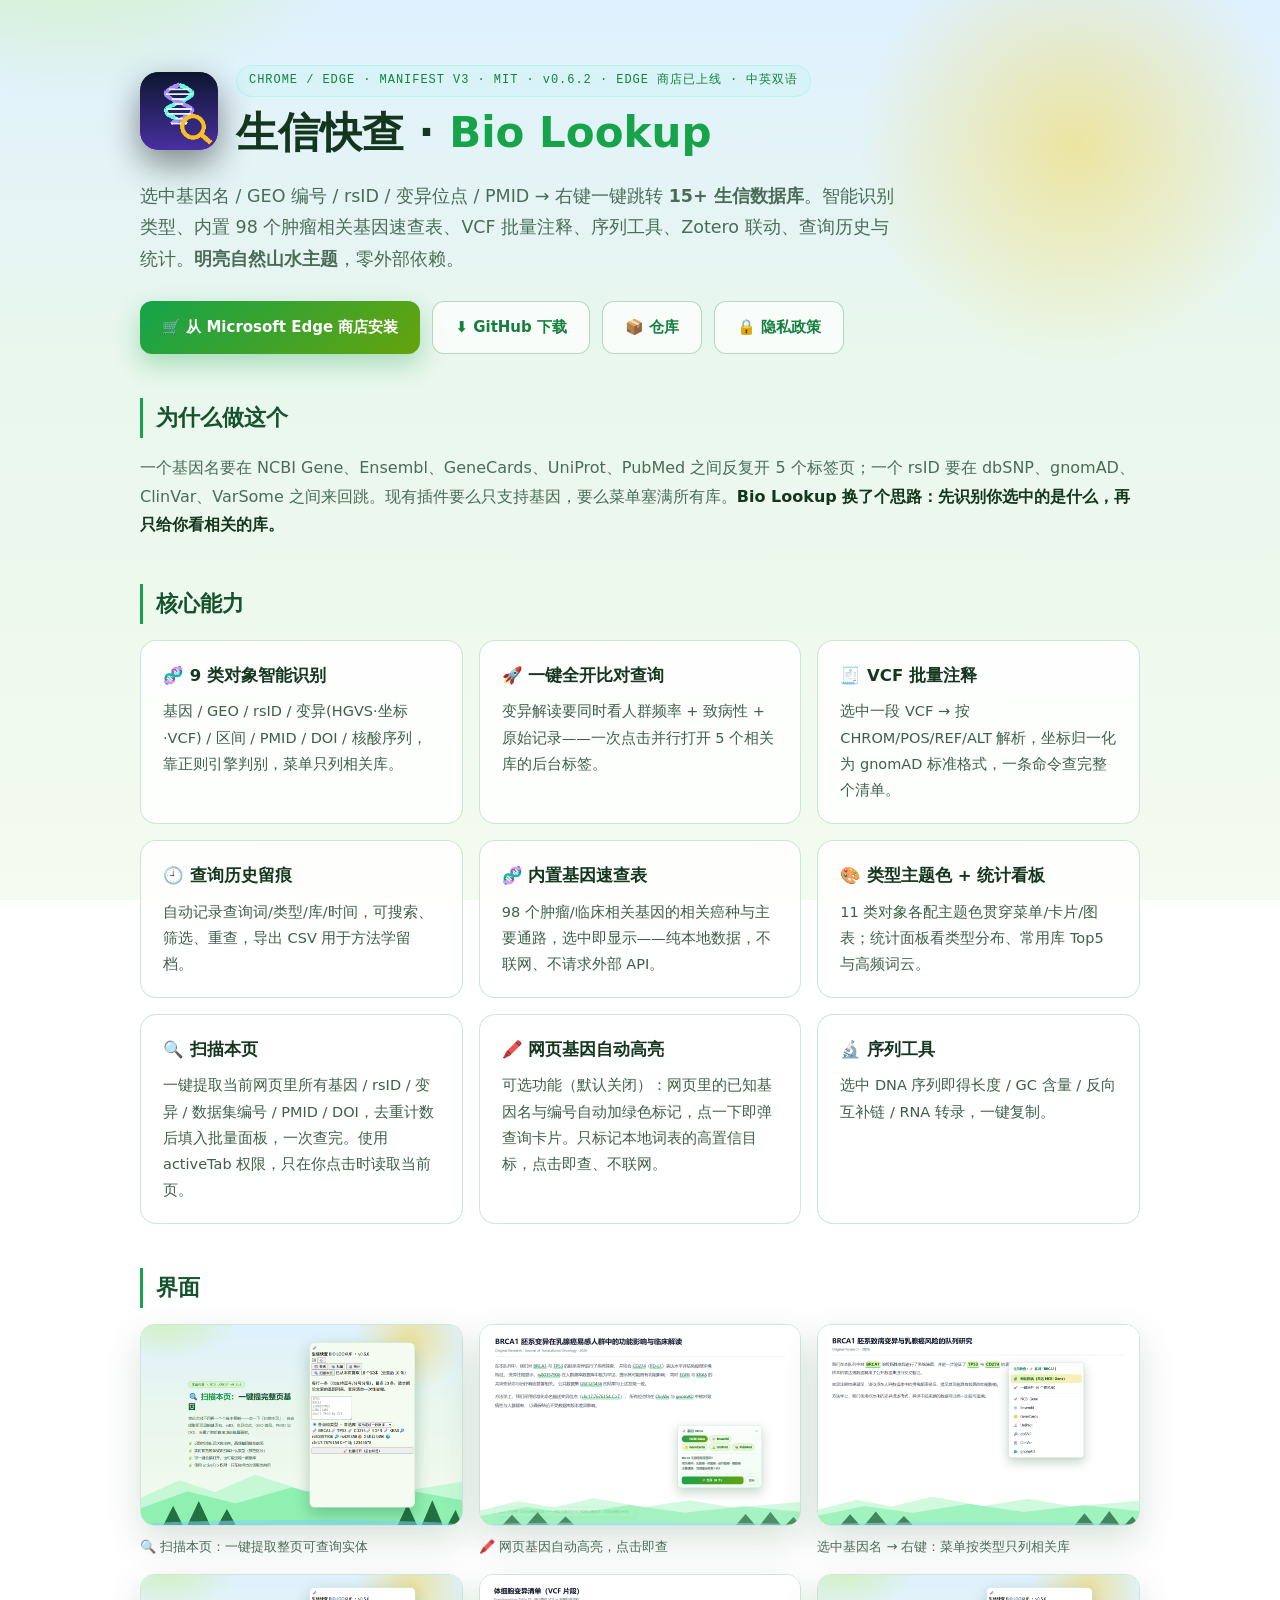
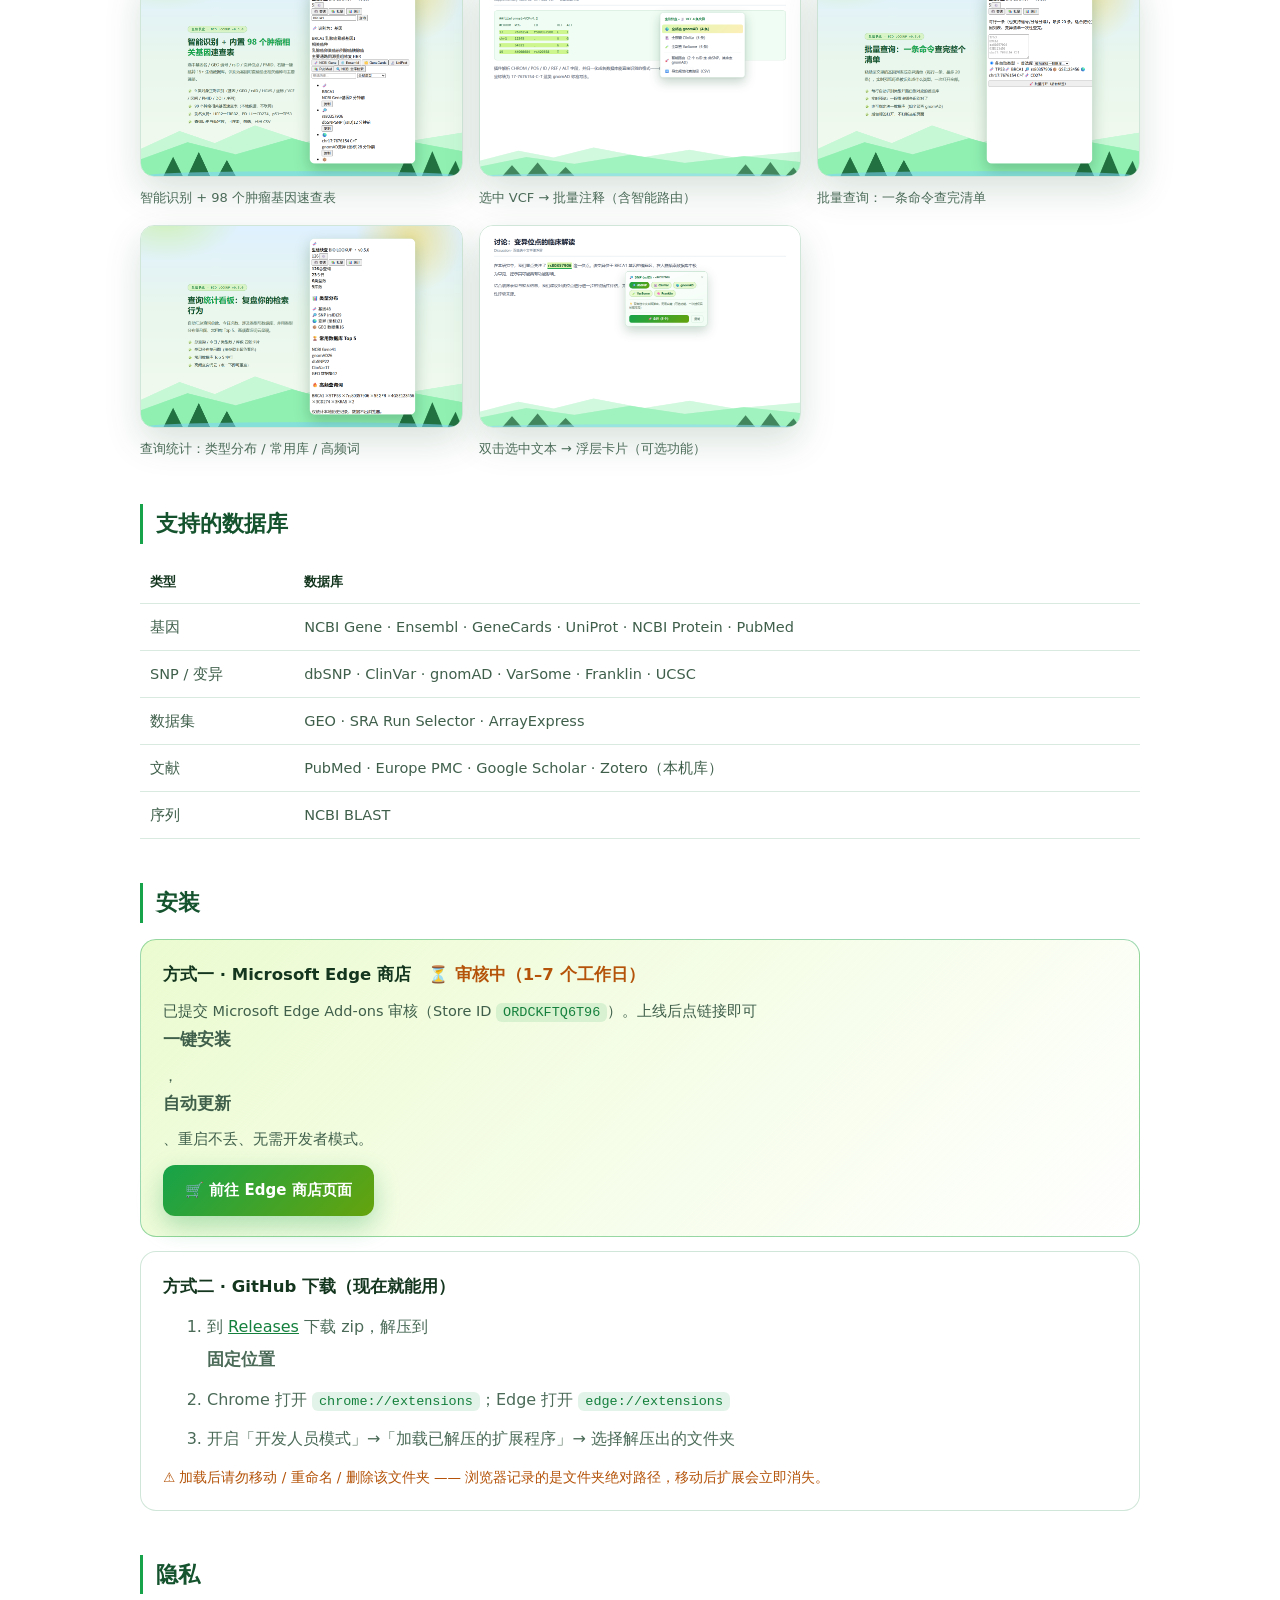
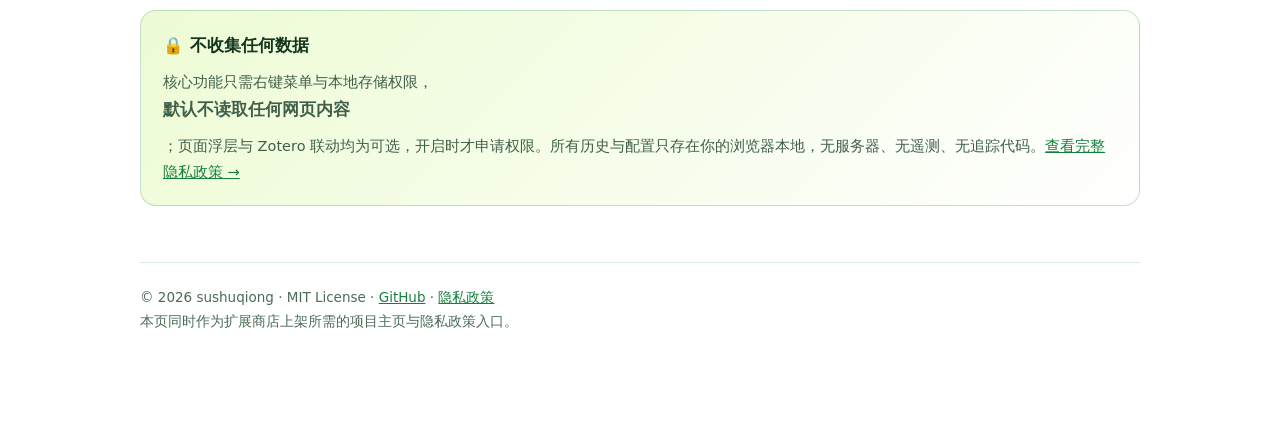
<file: docs/index.html>
<!DOCTYPE html>
<html lang="zh-CN">
<head>
<meta charset="UTF-8">
<meta name="viewport" content="width=device-width, initial-scale=1">
<title>生信快查 · Bio Lookup — 选中基因名，右键直达 15+ 生信数据库</title>
<meta name="description" content="Bio Lookup 浏览器扩展：选中基因名 / GEO 编号 / rsID / 变异位点 / PMID，右键一键跳转 NCBI、Ensembl、gnomAD、ClinVar 等 15+ 数据库；支持 VCF 批量注释、查询历史。Chrome / Edge 可用，开源免费。">
<style>
  :root{--bg:#0b1224;--card:rgba(255,255,255,.05);--border:rgba(230,241,255,.14);--text:#e6f1ff;--muted:rgba(226,232,255,.7);--teal:#64ffda;--violet:#a78bfa;--gold:#fbbf24}
  *{box-sizing:border-box;margin:0;padding:0}
  body{background:radial-gradient(1000px 520px at 84% -6%,rgba(124,58,237,.34),transparent 64%),radial-gradient(760px 440px at 2% 100%,rgba(100,255,218,.14),transparent 60%),var(--bg);color:var(--text);font-family:"PingFang SC","Microsoft YaHei",system-ui,sans-serif;line-height:1.8;font-size:16px;padding:64px 22px 90px}
  .wrap{max-width:1000px;margin:0 auto}
  .top{display:flex;align-items:center;gap:18px;margin-bottom:22px}
  .top img{width:78px;height:78px;border-radius:18px;box-shadow:0 14px 34px rgba(0,0,0,.45)}
  .badge{display:inline-block;font-family:ui-monospace,Consolas,monospace;font-size:12px;letter-spacing:.08em;color:var(--teal);border:1px solid rgba(100,255,218,.35);background:rgba(100,255,218,.08);padding:4px 12px;border-radius:999px;margin-bottom:10px}
  h1{font-size:clamp(28px,4.4vw,42px);line-height:1.24;font-weight:800}
  h1 .hl{color:var(--teal);text-shadow:0 0 30px rgba(100,255,218,.35)}
  .lead{color:var(--muted);font-size:17.5px;max-width:760px;margin:16px 0 26px}
  .btns{display:flex;gap:12px;flex-wrap:wrap;margin-bottom:40px}
  a.btn{display:inline-flex;align-items:center;gap:8px;padding:12px 22px;border-radius:12px;text-decoration:none;font-weight:700;font-size:15px;transition:all .2s ease}
  a.primary{background:linear-gradient(135deg,#7c3aed,#4f46e5);color:#fff;box-shadow:0 10px 26px rgba(124,58,237,.36)}
  a.primary:hover{transform:translateY(-2px);box-shadow:0 14px 32px rgba(124,58,237,.5)}
  a.ghost{border:1px solid var(--border);color:var(--text);background:rgba(255,255,255,.04)}
  a.ghost:hover{background:rgba(255,255,255,.09)}
  h2{font-size:22px;margin:44px 0 16px;padding-left:13px;border-left:3px solid var(--teal)}
  .grid{display:grid;grid-template-columns:repeat(auto-fit,minmax(280px,1fr));gap:16px}
  .card{background:var(--card);border:1px solid var(--border);border-radius:16px;padding:20px 22px}
  .card b{display:block;font-size:16.5px;margin-bottom:8px}
  .card p{color:var(--muted);font-size:14.5px}
  .shots{display:grid;grid-template-columns:repeat(auto-fit,minmax(320px,1fr));gap:16px;margin-top:8px}
  .shots img{width:100%;border-radius:14px;border:1px solid var(--border);box-shadow:0 14px 36px rgba(0,0,0,.4);display:block}
  .shots figcaption{font-size:13px;color:var(--muted);margin-top:9px}
  table{width:100%;border-collapse:collapse;margin-top:12px;font-size:14.5px}
  th,td{text-align:left;padding:10px;border-bottom:1px solid var(--border)}
  th{color:var(--text);font-size:13px}
  td{color:var(--muted)}
  code{font-family:ui-monospace,Consolas,monospace;font-size:13.5px;color:var(--teal);background:rgba(100,255,218,.1);padding:2px 7px;border-radius:6px}
  ol,ul{padding-left:24px;color:var(--muted)}
  li{margin:7px 0}
  .privacy{background:linear-gradient(135deg,rgba(100,255,218,.09),rgba(167,139,250,.09));border:1px solid rgba(100,255,218,.24)}
  footer{margin-top:56px;padding-top:22px;border-top:1px solid var(--border);font-size:13.5px;color:var(--muted)}
  a{color:var(--teal)}

  :root{--bg:#f4fbf0;--card:rgba(255,255,255,.88);--border:rgba(21,128,61,.2);--text:#14361f;--muted:#4b6b58;--teal:#15803d;--violet:#65a30d;--gold:#ca8a04}
  body{background:
    radial-gradient(320px 320px at 84% 4%, rgba(250,204,21,.38), transparent 68%),
    radial-gradient(420px 240px at 6% -2%, rgba(190,242,100,.42), transparent 70%),
    linear-gradient(180deg,#dff1ff 0%,#e9f7ec 40%,#f4fbf0 100%) no-repeat fixed !important;
    color:#14361f}
  h1 .hl{color:#16a34a;text-shadow:none}
  a.btn.primary{background:linear-gradient(135deg,#16a34a,#65a30d);box-shadow:0 10px 26px rgba(22,163,74,.32)}
  a.btn.ghost{border-color:rgba(21,128,61,.3);color:#15803d;background:rgba(255,255,255,.7)}
  h2{color:#14532d;border-left-color:#16a34a}
  .card{background:rgba(255,255,255,.85);border-color:rgba(21,128,61,.2)}
  .card p{color:#3f5f4b}
  th,td{border-bottom-color:rgba(21,128,61,.16)}
  td{color:#3f5f4b}
  code{color:#15803d;background:rgba(22,163,74,.12)}
  .privacy{background:linear-gradient(135deg,rgba(190,242,100,.28),rgba(255,255,255,.8));border-color:rgba(21,128,61,.24)}
  a{color:#15803d}
  .shots img{border-color:rgba(21,128,61,.2);box-shadow:0 14px 36px rgba(20,83,45,.16)}
  footer{border-top-color:rgba(21,128,61,.16);color:#4b6b58}
</style>
</head>
<body>
<div class="wrap">
  <div class="top">
    <img src="icons/icon128.png" alt="生信快查图标">
    <div>
      <span class="badge">CHROME / EDGE · MANIFEST V3 · MIT · v0.6.2 · EDGE 商店已上线 · 中英双语</span>
      <h1>生信快查 · <span class="hl">Bio Lookup</span></h1>
    </div>
  </div>
  <p class="lead">选中基因名 / GEO 编号 / rsID / 变异位点 / PMID → 右键一键跳转 <b>15+ 生信数据库</b>。智能识别类型、内置 98 个肿瘤相关基因速查表、VCF 批量注释、序列工具、Zotero 联动、查询历史与统计。<b>明亮自然山水主题</b>，零外部依赖。</p>
  <div class="btns">
    <a class="btn primary" href="https://microsoftedge.microsoft.com/addons/detail/nppooifacggmmpmcapgpjengdbhpjcee">🛒 从 Microsoft Edge 商店安装</a>
    <a class="btn ghost" href="https://github.com/sushuqiong/bio-lookup-extension/releases/latest">⬇️ GitHub 下载</a>
    <a class="btn ghost" href="https://github.com/sushuqiong/bio-lookup-extension">📦 仓库</a>
    <a class="btn ghost" href="privacy.html">🔒 隐私政策</a>
  </div>

  <h2>为什么做这个</h2>
  <p style="color:var(--muted)">一个基因名要在 NCBI Gene、Ensembl、GeneCards、UniProt、PubMed 之间反复开 5 个标签页；一个 rsID 要在 dbSNP、gnomAD、ClinVar、VarSome 之间来回跳。现有插件要么只支持基因，要么菜单塞满所有库。<b style="color:var(--text)">Bio Lookup 换了个思路：先识别你选中的是什么，再只给你看相关的库。</b></p>

  <h2>核心能力</h2>
  <div class="grid">
    <div class="card"><b>🧬 9 类对象智能识别</b><p>基因 / GEO / rsID / 变异(HGVS·坐标·VCF) / 区间 / PMID / DOI / 核酸序列，靠正则引擎判别，菜单只列相关库。</p></div>
    <div class="card"><b>🚀 一键全开比对查询</b><p>变异解读要同时看人群频率 + 致病性 + 原始记录——一次点击并行打开 5 个相关库的后台标签。</p></div>
    <div class="card"><b>🧾 VCF 批量注释</b><p>选中一段 VCF → 按 CHROM/POS/REF/ALT 解析，坐标归一化为 gnomAD 标准格式，一条命令查完整个清单。</p></div>
    <div class="card"><b>🕘 查询历史留痕</b><p>自动记录查询词/类型/库/时间，可搜索、筛选、重查，导出 CSV 用于方法学留档。</p></div>
    <div class="card"><b>🧬 内置基因速查表</b><p>98 个肿瘤/临床相关基因的相关癌种与主要通路，选中即显示——纯本地数据，不联网、不请求外部 API。</p></div>
    <div class="card"><b>🎨 类型主题色 + 统计看板</b><p>11 类对象各配主题色贯穿菜单/卡片/图表；统计面板看类型分布、常用库 Top5 与高频词云。</p></div>
    <div class="card"><b>🔍 扫描本页</b><p>一键提取当前网页里所有基因 / rsID / 变异 / 数据集编号 / PMID / DOI，去重计数后填入批量面板，一次查完。使用 activeTab 权限，只在你点击时读取当前页。</p></div>
    <div class="card"><b>🖍️ 网页基因自动高亮</b><p>可选功能（默认关闭）：网页里的已知基因名与编号自动加绿色标记，点一下即弹查询卡片。只标记本地词表的高置信目标，点击即查、不联网。</p></div>
    <div class="card"><b>🔬 序列工具</b><p>选中 DNA 序列即得长度 / GC 含量 / 反向互补链 / RNA 转录，一键复制。</p></div>
  </div>


  <h2>界面</h2>
  <div class="shots">
    <figure><img src="store/shot7-scan.png" alt="扫描本页"><figcaption>🔍 扫描本页：一键提取整页可查询实体</figcaption></figure>
    <figure><img src="store/shot8-highlight.png" alt="网页基因自动高亮"><figcaption>🖍️ 网页基因自动高亮，点击即查</figcaption></figure>
    <figure><img src="store/shot1-context-menu.png" alt="右键菜单"><figcaption>选中基因名 → 右键：菜单按类型只列相关库</figcaption></figure>
    <figure><img src="store/shot2-history.png" alt="查询面板"><figcaption>智能识别 + 98 个肿瘤基因速查表</figcaption></figure>
    <figure><img src="store/shot3-vcf.png" alt="VCF 批量"><figcaption>选中 VCF → 批量注释（含智能路由）</figcaption></figure>
    <figure><img src="store/shot5-batch.png" alt="批量查询"><figcaption>批量查询：一条命令查完清单</figcaption></figure>
    <figure><img src="store/shot6-stats.png" alt="统计看板"><figcaption>查询统计：类型分布 / 常用库 / 高频词</figcaption></figure>
    <figure><img src="store/shot4-float.png" alt="页面浮层"><figcaption>双击选中文本 → 浮层卡片（可选功能）</figcaption></figure>
  </div>


  <h2>支持的数据库</h2>
  <table>
    <tr><th>类型</th><th>数据库</th></tr>
    <tr><td>基因</td><td>NCBI Gene · Ensembl · GeneCards · UniProt · NCBI Protein · PubMed</td></tr>
    <tr><td>SNP / 变异</td><td>dbSNP · ClinVar · gnomAD · VarSome · Franklin · UCSC</td></tr>
    <tr><td>数据集</td><td>GEO · SRA Run Selector · ArrayExpress</td></tr>
    <tr><td>文献</td><td>PubMed · Europe PMC · Google Scholar · Zotero（本机库）</td></tr>
    <tr><td>序列</td><td>NCBI BLAST</td></tr>
  </table>

  <h2>安装</h2>
  <div class="card" style="border-color:rgba(22,163,74,.42);background:linear-gradient(135deg,rgba(190,242,100,.3),rgba(255,255,255,.9))">
    <b>方式一 · Microsoft Edge 商店　<span style="color:#b45309">⏳ 审核中（1–7 个工作日）</span></b>
    <p style="margin:8px 0 12px">已提交 Microsoft Edge Add-ons 审核（Store ID <code>ORDCKFTQ6T96</code>）。上线后点链接即可<b>一键安装</b>，<b>自动更新</b>、重启不丢、无需开发者模式。</p>
    <a class="btn primary" href="https://microsoftedge.microsoft.com/addons/detail/ORDCKFTQ6T96">🛒 前往 Edge 商店页面</a>
  </div>
  <div class="card" style="margin-top:14px">
    <b>方式二 · GitHub 下载（现在就能用）</b>
    <ol style="margin:10px 0 0 20px;line-height:2">
      <li>到 <a href="https://github.com/sushuqiong/bio-lookup-extension/releases/latest">Releases</a> 下载 zip，解压到<b>固定位置</b></li>
      <li>Chrome 打开 <code>chrome://extensions</code>；Edge 打开 <code>edge://extensions</code></li>
      <li>开启「开发人员模式」→「加载已解压的扩展程序」→ 选择解压出的文件夹</li>
    </ol>
    <p style="color:#b45309;font-size:13.5px;margin-top:10px">⚠️ 加载后请勿移动 / 重命名 / 删除该文件夹 —— 浏览器记录的是文件夹绝对路径，移动后扩展会立即消失。</p>
  </div>

  <h2>隐私</h2>
  <div class="card privacy">
    <b>🔒 不收集任何数据</b>
    <p>核心功能只需右键菜单与本地存储权限，<b>默认不读取任何网页内容</b>；页面浮层与 Zotero 联动均为可选，开启时才申请权限。所有历史与配置只存在你的浏览器本地，无服务器、无遥测、无追踪代码。<a href="privacy.html">查看完整隐私政策 →</a></p>
  </div>

  <footer>
    © 2026 sushuqiong · MIT License · <a href="https://github.com/sushuqiong/bio-lookup-extension">GitHub</a> · <a href="privacy.html">隐私政策</a><br>
    本页同时作为扩展商店上架所需的项目主页与隐私政策入口。
  </footer>
</div>
</body>
</html>
</file>
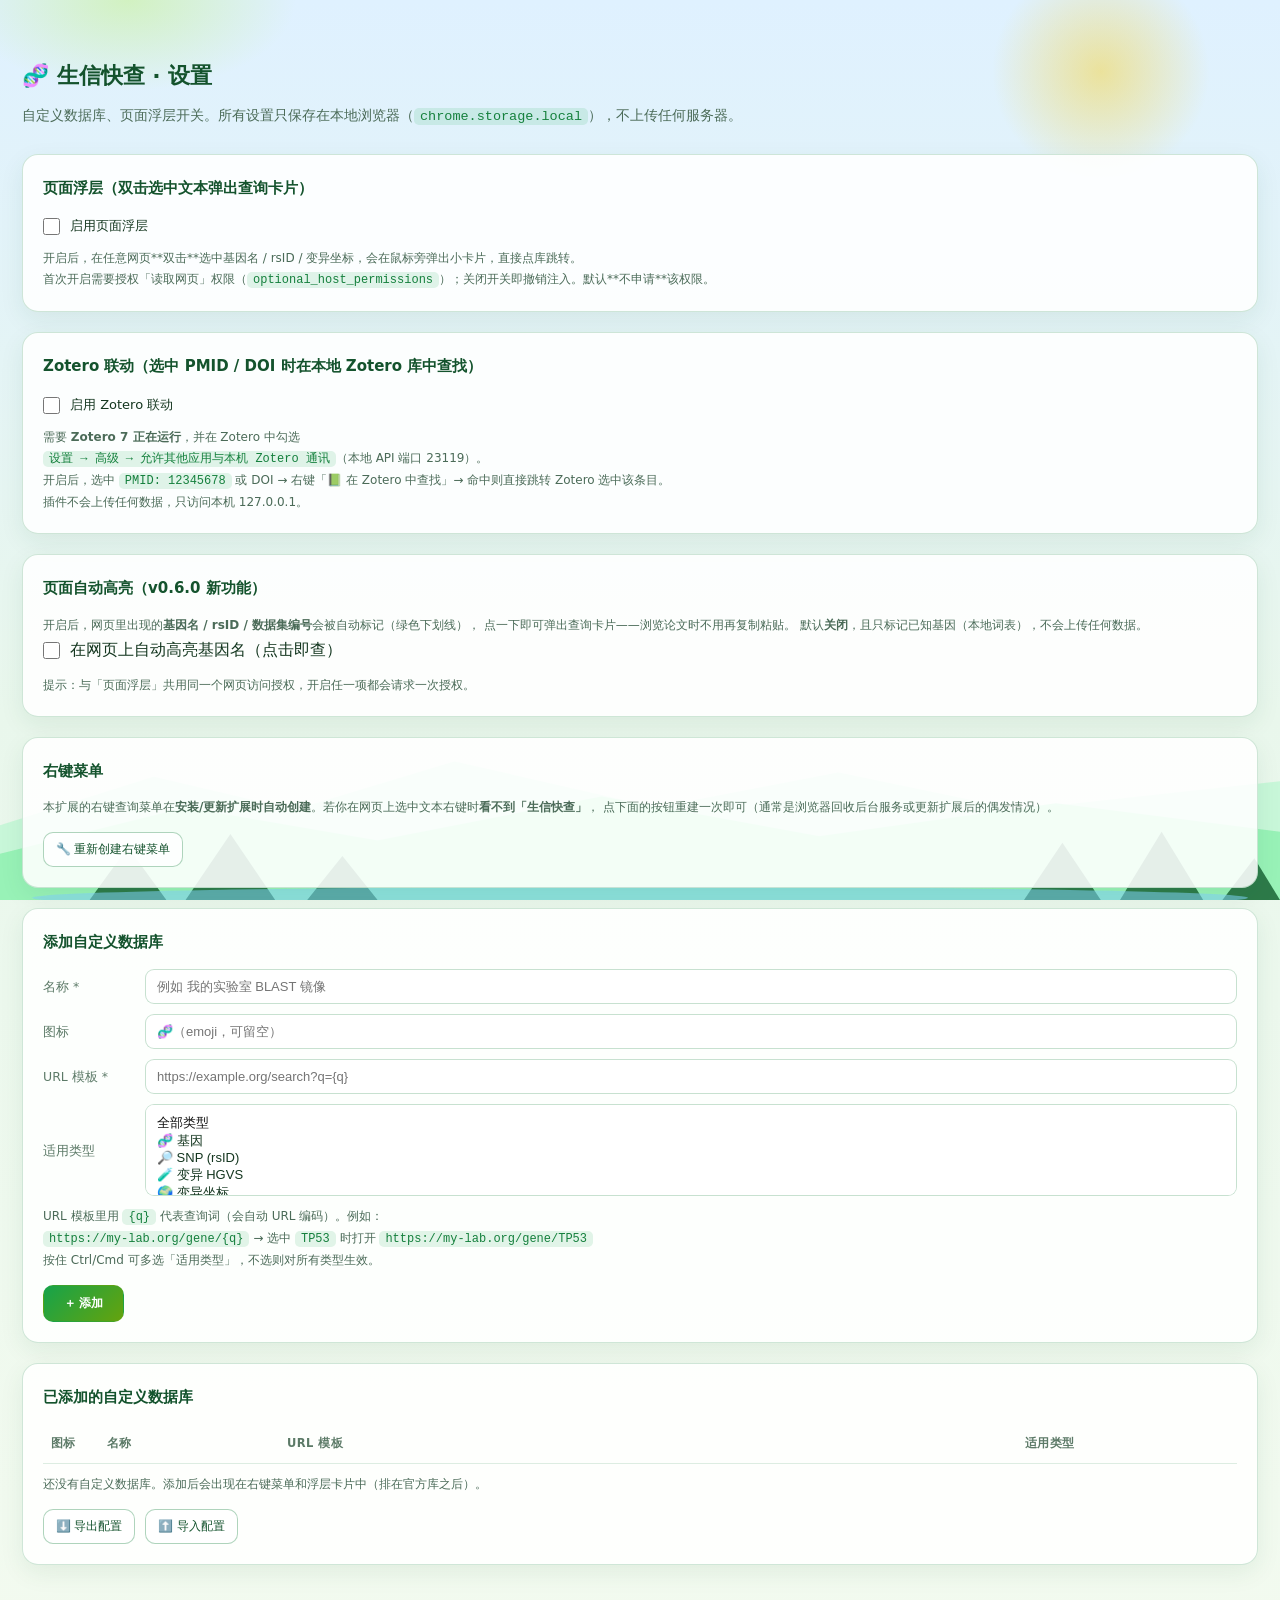
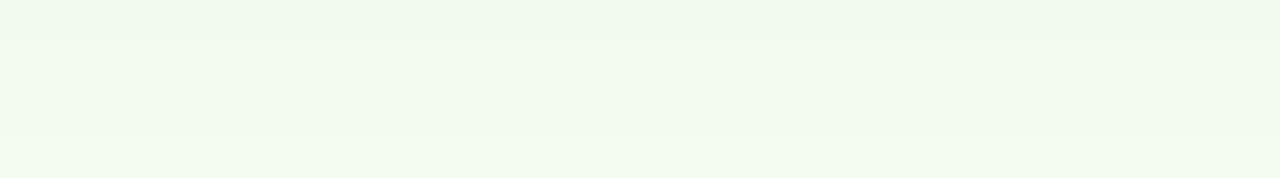
<file: options.html>
<!DOCTYPE html>
<html lang="zh-CN">
<head>
  <meta charset="UTF-8">
  <title>生信快查 · 设置</title>
  <link rel="stylesheet" href="popup.css">
  <style>
    /* ── 自然山水主题（与 popup 一致） ── */
    * { box-sizing: border-box; }
    body {
      background:
        radial-gradient(160px 160px at 86% 4%, rgba(250, 204, 21, 0.42), transparent 68%),
        radial-gradient(240px 130px at 10% 0%, rgba(190, 242, 100, 0.4), transparent 70%),
        linear-gradient(180deg, #dff1ff 0%, #e9f7ec 40%, #f4fbf0 100%);
      color: #14361f;
      font-family: "PingFang SC", "Microsoft YaHei", system-ui, sans-serif;
      line-height: 1.85;
      font-size: 15.5px;
      padding: 56px 22px 200px;
      min-height: 100vh;
      max-height: none;
      width: auto;
      display: block;
      overflow-x: hidden;
    }
    .scenery {
      position: fixed;
      left: 0; right: 0; bottom: 0;
      height: 220px;
      pointer-events: none;
      z-index: 0;
      background-image: url("data:image/svg+xml;charset=utf-8,%3Csvg xmlns='http://www.w3.org/2000/svg' viewBox='0 0 400 200' preserveAspectRatio='none'%3E%3Cpath d='M0 132 L48 88 L92 118 L142 74 L205 116 L262 84 L318 118 L400 92 L400 200 L0 200 Z' fill='%23bbf7d0' opacity='0.75'/%3E%3Cpath d='M0 158 L58 116 L118 146 L188 106 L256 142 L330 112 L400 138 L400 200 L0 200 Z' fill='%2386efac' opacity='0.8'/%3E%3Cg fill='%23166534' opacity='0.9'%3E%3Cpath d='M28 200 L40 152 L52 200 Z'/%3E%3Cpath d='M58 200 L72 140 L86 200 Z'/%3E%3Cpath d='M96 200 L107 160 L118 200 Z'/%3E%3Cpath d='M320 200 L332 148 L344 200 Z'/%3E%3Cpath d='M350 200 L363 138 L376 200 Z'/%3E%3Cpath d='M382 200 L392 162 L400 200 Z'/%3E%3C/g%3E%3Cellipse cx='200' cy='198' rx='190' ry='10' fill='%237dd3fc' opacity='0.55'/%3E%3C/svg%3E");
      background-repeat: no-repeat;
      background-position: bottom center;
      background-size: 100% 100%;
    }
    .wrap { max-width: 860px; margin: 0 auto; position: relative; z-index: 1; }
    h1 { font-size: 22px; margin-bottom: 6px; color: #14532d; }
    .lead { color: #4b6b58; font-size: 13.5px; margin-bottom: 24px; }
    .panel {
      padding: 20px;
      border-radius: 16px;
      border: 1px solid rgba(21, 128, 61, 0.2);
      background: rgba(255, 255, 255, 0.88);
      box-shadow: 0 8px 24px rgba(20, 83, 45, 0.08);
      margin-bottom: 20px;
    }
    .panel h2 { font-size: 15px; margin-bottom: 12px; color: #14532d; }
    .grid { display: grid; grid-template-columns: 90px 1fr; gap: 10px 12px; align-items: center; }
    .grid label { font-size: 12.5px; color: #5c7a67; }
    .grid input, .grid select {
      padding: 9px 11px; border-radius: 9px; border: 1px solid rgba(21, 128, 61, 0.24);
      background: #fff; color: #14361f; font-size: 13px; outline: none;
    }
    .grid input:focus, .grid select:focus { border-color: #16a34a; box-shadow: 0 0 0 3px rgba(34, 197, 94, 0.16); }
    .grid select option { background: #fff; }
    .row { display: flex; gap: 10px; margin-top: 14px; flex-wrap: wrap; }
    table { width: 100%; border-collapse: collapse; margin-top: 8px; font-size: 12.5px; }
    th, td { text-align: left; padding: 9px 8px; border-bottom: 1px solid rgba(21, 128, 61, 0.14); }
    th { color: #5c7a67; font-weight: 600; font-size: 11.5px; letter-spacing: 0.04em; }
    td.mono { font-family: ui-monospace, Consolas, monospace; font-size: 11.5px; color: #15803d; word-break: break-all; }
    .tip { font-size: 12px; color: #4b6b58; line-height: 1.75; margin-top: 10px; }
    code { font-family: ui-monospace, Consolas, monospace; background: rgba(22, 163, 74, 0.12); color: #15803d; padding: 1px 6px; border-radius: 5px; }
    .switch { display: flex; align-items: center; gap: 10px; }
    .switch input { width: 17px; height: 17px; accent-color: #16a34a; }
    .status { font-size: 12px; color: #5c7a67; }
  </style>
</head>
<body>
  <div class="scenery" aria-hidden="true"></div>
  <h1>🧬 生信快查 · 设置</h1>
  <p class="lead">自定义数据库、页面浮层开关。所有设置只保存在本地浏览器（<code>chrome.storage.local</code>），不上传任何服务器。</p>

  <section class="panel">
    <h2>页面浮层（双击选中文本弹出查询卡片）</h2>
    <div class="switch">
      <input type="checkbox" id="floatToggle">
      <label for="floatToggle" style="font-size:13px;">启用页面浮层</label>
    </div>
    <p class="tip">
      开启后，在任意网页**双击**选中基因名 / rsID / 变异坐标，会在鼠标旁弹出小卡片，直接点库跳转。<br>
      首次开启需要授权「读取网页」权限（<code>optional_host_permissions</code>）；关闭开关即撤销注入。默认**不申请**该权限。
    </p>
    <p class="status" id="floatStatus"></p>
  </section>

  <section class="panel">
    <h2>Zotero 联动（选中 PMID / DOI 时在本地 Zotero 库中查找）</h2>
    <div class="switch">
      <input type="checkbox" id="zoteroToggle">
      <label for="zoteroToggle" style="font-size:13px;">启用 Zotero 联动</label>
    </div>
    <p class="tip">
      需要 <b>Zotero 7 正在运行</b>，并在 Zotero 中勾选<br>
      <code>设置 → 高级 → 允许其他应用与本机 Zotero 通讯</code>（本地 API 端口 23119）。<br>
      开启后，选中 <code>PMID: 12345678</code> 或 DOI → 右键「📗 在 Zotero 中查找」→ 命中则直接跳转 Zotero 选中该条目。<br>
      插件不会上传任何数据，只访问本机 127.0.0.1。
    </p>
    <p class="status" id="zoteroStatus"></p>
  </section>

  <section class="panel">
    <h2>页面自动高亮（v0.6.0 新功能）</h2>
    <p class="tip">
      开启后，网页里出现的<strong>基因名 / rsID / 数据集编号</strong>会被自动标记（绿色下划线），
      点一下即可弹出查询卡片——浏览论文时不用再复制粘贴。
      默认<strong>关闭</strong>，且只标记已知基因（本地词表），不会上传任何数据。
    </p>
    <div class="switch">
      <input type="checkbox" id="highlightToggle">
      <label for="highlightToggle">在网页上自动高亮基因名（点击即查）</label>
    </div>
    <p class="status" id="highlightStatus"></p>
    <p class="tip">提示：与「页面浮层」共用同一个网页访问授权，开启任一项都会请求一次授权。</p>
  </section>

  <section class="panel">
    <h2>右键菜单</h2>
    <p class="tip">
      本扩展的右键查询菜单在<strong>安装/更新扩展时自动创建</strong>。若你在网页上选中文本右键时<strong>看不到「生信快查」</strong>，
      点下面的按钮重建一次即可（通常是浏览器回收后台服务或更新扩展后的偶发情况）。
    </p>
    <div class="row">
      <button class="btn" id="rebuildMenu" style="flex:0 0 auto;">🔧 重新创建右键菜单</button>
    </div>
    <p class="status" id="menuStatus"></p>
    <p class="status" id="menuDiag"></p>
  </section>

  <section class="panel">
    <h2>添加自定义数据库</h2>
    <div class="grid">
      <label for="cdLabel">名称 *</label>
      <input id="cdLabel" type="text" placeholder="例如 我的实验室 BLAST 镜像">
      <label for="cdIcon">图标</label>
      <input id="cdIcon" type="text" placeholder="🧬（emoji，可留空）" maxlength="4">
      <label for="cdTemplate">URL 模板 *</label>
      <input id="cdTemplate" type="text" placeholder="https://example.org/search?q={q}">
      <label for="cdTypes">适用类型</label>
      <select id="cdTypes" multiple size="4" style="height:auto;">
        <option value="*" selected>全部类型</option>
        <option value="gene">🧬 基因</option>
        <option value="variant_rs">🔎 SNP (rsID)</option>
        <option value="variant_hgvs">🧪 变异 HGVS</option>
        <option value="variant_coord">🌍 变异坐标</option>
        <option value="geo">📦 GEO 数据集</option>
        <option value="pmid">📚 文献</option>
        <option value="doi">🔖 DOI</option>
        <option value="region">🗺️ 基因组区间</option>
        <option value="sequence">🚀 核酸序列</option>
      </select>
    </div>
    <p class="tip">
      URL 模板里用 <code>{q}</code> 代表查询词（会自动 URL 编码）。例如：<br>
      <code>https://my-lab.org/gene/{q}</code> → 选中 <code>TP53</code> 时打开 <code>https://my-lab.org/gene/TP53</code><br>
      按住 Ctrl/Cmd 可多选「适用类型」，不选则对所有类型生效。
    </p>
    <div class="row">
      <button class="btn primary" id="addBtn" style="flex:0 0 auto; padding:9px 20px;">＋ 添加</button>
    </div>
  </section>

  <section class="panel">
    <h2>已添加的自定义数据库</h2>
    <table>
      <thead>
        <tr><th style="width:56px;">图标</th><th style="width:180px;">名称</th><th>URL 模板</th><th style="width:150px;">适用类型</th><th style="width:70px;"></th></tr>
      </thead>
      <tbody id="cdBody"></tbody>
    </table>
    <p class="tip" id="cdEmpty">还没有自定义数据库。添加后会出现在右键菜单和浮层卡片中（排在官方库之后）。</p>
    <div class="row">
      <button class="btn" id="exportCd">⬇️ 导出配置</button>
      <button class="btn" id="importCd">⬆️ 导入配置</button>
      <input type="file" id="importFile" accept="application/json" hidden>
    </div>
  </section>

  <div class="toast" id="toast"></div>
  <script type="module" src="options.js"></script>
</body>
</html>
</file>
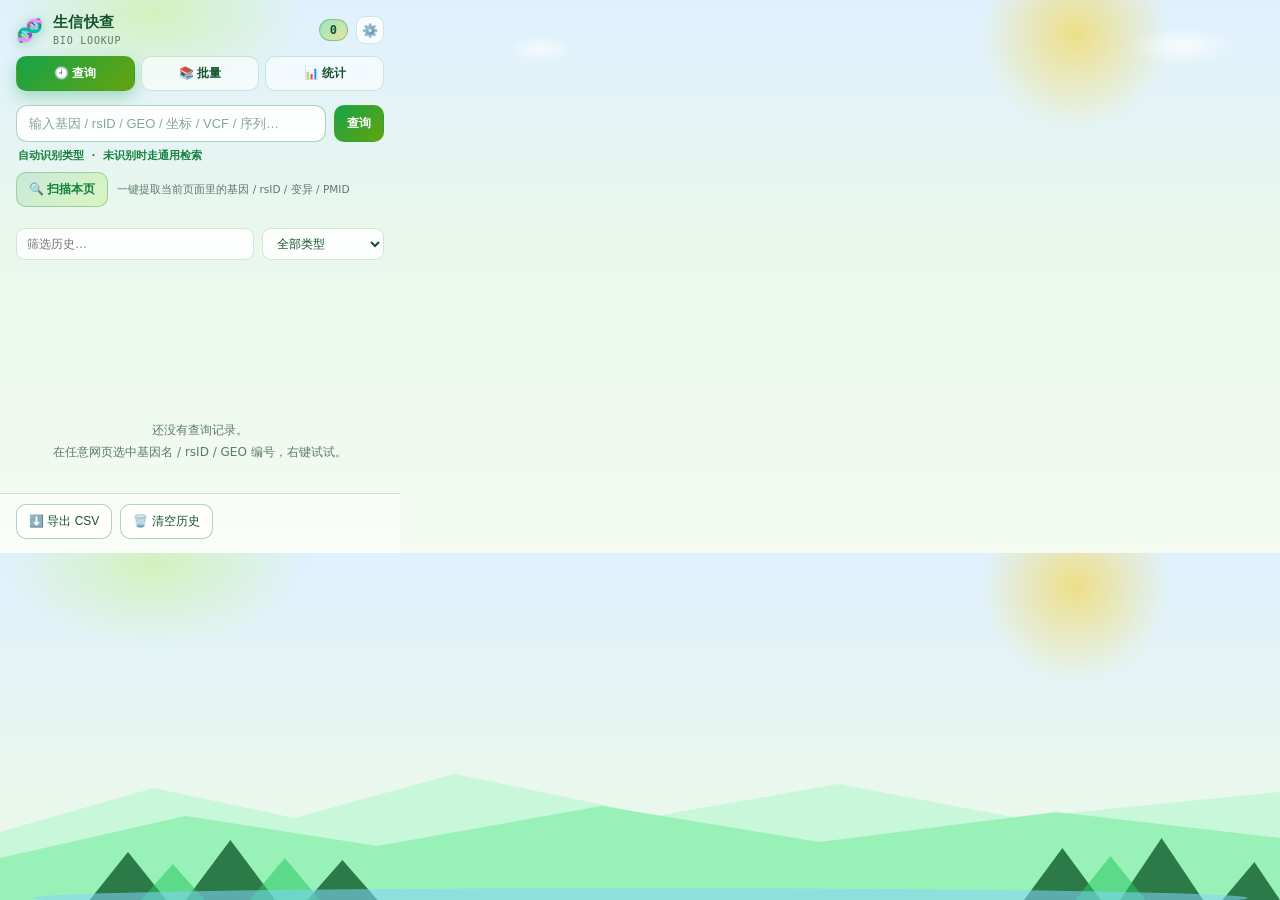
<file: popup.html>
<!DOCTYPE html>
<html lang="zh-CN">
<head>
  <meta charset="UTF-8">
  <title>生信快查 · Bio Lookup</title>
  <link rel="stylesheet" href="popup.css">
</head>
<body>
  <div class="cloud-layer" aria-hidden="true"></div>
  <div class="scenery" aria-hidden="true"></div>

  <header class="head">
    <div class="brand">
      <span class="logo">🧬</span>
      <div>
        <strong>生信快查</strong>
        <span class="sub" id="verLine">BIO LOOKUP</span>
      </div>
    </div>
    <div class="head-right">
      <span class="count" id="count">0</span>
      <button class="icon-btn" id="openOptions" title="设置（自定义数据库 / 页面浮层 / Zotero）">⚙️</button>
    </div>
  </header>

  <nav class="tabs">
    <button class="tab is-active" data-tab="history">🕘 查询</button>
    <button class="tab" data-tab="batch">📚 批量</button>
    <button class="tab" data-tab="stats">📊 统计</button>
  </nav>

  <!-- ══════ 查询历史面板 ══════ -->
  <section id="pane-history">
    <section class="query-box">
      <div class="query-row">
        <input id="q" type="text" placeholder="输入基因 / rsID / GEO / 坐标 / VCF / 序列…" autocomplete="off" spellcheck="false">
        <button id="go" class="btn primary">查询</button>
      </div>
      <p class="hint" id="hint">自动识别类型 · 未识别时走通用检索</p>

      <div class="scan-row">
        <button class="btn scan" id="scanPage">🔍 扫描本页</button>
        <span class="scan-hint">一键提取当前页面里的基因 / rsID / 变异 / PMID</span>
      </div>

      <!-- 基因速查卡（识别为基因且在表内时显示） -->
      <div class="info-card" id="geneCard" hidden>
        <div class="info-head">
          <span class="info-gene" id="geneName">BRCA1</span>
          <span class="info-cn" id="geneCn"></span>
        </div>
        <div class="info-row"><span class="info-label">相关癌种</span><div class="tags" id="geneCancers"></div></div>
        <div class="info-row"><span class="info-label">主要通路</span><span class="info-path" id="genePathway"></span></div>
      </div>

      <!-- 序列工具卡（识别为核酸序列时显示） -->
      <div class="info-card seq-card" id="seqCard" hidden>
        <div class="info-head"><span class="info-gene">🔬 序列分析</span><span class="info-cn" id="seqLen"></span></div>
        <div class="info-row"><span class="info-label">GC 含量</span><span class="info-path" id="seqGc"></span></div>
        <div class="seq-line"><span class="seq-tag">反向互补</span><code id="seqRc"></code><button class="mini-copy" data-copy="seqRc">复制</button></div>
        <div class="seq-line"><span class="seq-tag">RNA 转录</span><code id="seqRna"></code><button class="mini-copy" data-copy="seqRna">复制</button></div>
      </div>

      <div class="db-row" id="dbRow"></div>
    </section>

    <section class="toolbar">
      <input id="filter" type="search" placeholder="筛选历史…" autocomplete="off">
      <select id="typeFilter" aria-label="类型筛选">
        <option value="">全部类型</option>
        <option value="gene">🧬 基因</option>
        <option value="variant_rs">🔎 SNP</option>
        <option value="variant_hgvs">🧪 变异 HGVS</option>
        <option value="variant_coord">🌍 变异坐标</option>
        <option value="variant_vcf">🧾 VCF</option>
        <option value="geo">📦 GEO</option>
        <option value="pmid">📚 文献</option>
        <option value="doi">🔖 DOI</option>
        <option value="region">🗺️ 区间</option>
        <option value="sequence">🚀 序列</option>
        <option value="unknown">🔍 通用</option>
      </select>
    </section>

    <ul class="list" id="list"></ul>
    <p class="empty" id="empty">还没有查询记录。<br>在任意网页选中基因名 / rsID / GEO 编号，右键试试。</p>

    <footer class="foot">
      <button id="export" class="btn">⬇️ 导出 CSV</button>
      <button id="clear" class="btn danger">🗑️ 清空历史</button>
    </footer>
  </section>

  <!-- ══════ 批量查询面板 ══════ -->
  <section id="pane-batch" hidden>
    <div class="batch-box">
      <p class="batch-tip">每行一条（也支持逗号/分号分隔），最多 20 条。适合把论文里的基因列表、变异清单一次性查完。</p>
      <textarea id="batchInput" rows="6" placeholder="TP53&#10;BRCA1&#10;rs80357906&#10;GSE123456&#10;chr17:7676154 C>T"></textarea>
      <div class="batch-mode">
        <label><input type="radio" name="bmode" value="auto" checked> 各自动类型 · 首选库</label>
        <select id="batchDb" aria-label="指定数据库">
          <option value="">或指定统一数据库…</option>
        </select>
      </div>
      <div class="batch-preview" id="batchPreview"></div>
      <button class="btn primary" id="runBatch" style="width:100%; margin-top:10px;">🚀 批量打开（后台标签）</button>
    </div>
  </section>

  <!-- ══════ 统计面板 ══════ -->
  <section id="pane-stats" hidden>
    <div class="stats-box">
      <div class="stat-cards">
        <div class="stat-card"><b id="stTotal">0</b><span>总查询</span></div>
        <div class="stat-card"><b id="stToday">0</b><span>今日</span></div>
        <div class="stat-card"><b id="stTypes">0</b><span>类型数</span></div>
        <div class="stat-card"><b id="stDbs">0</b><span>库数</span></div>
      </div>

      <h3 class="stat-title">📊 类型分布</h3>
      <div class="bar-list" id="stTypeBars"></div>

      <h3 class="stat-title">🏆 常用数据库 Top 5</h3>
      <div class="bar-list" id="stDbBars"></div>

      <h3 class="stat-title">🔥 高频查询词</h3>
      <div class="cloud" id="stCloud"></div>

      <p class="stats-foot">仅统计本地历史记录，数据不出浏览器。</p>
    </div>
  </section>

  <div class="toast" id="toast"></div>
  <script type="module" src="popup.js"></script>
</body>
</html>
</file>
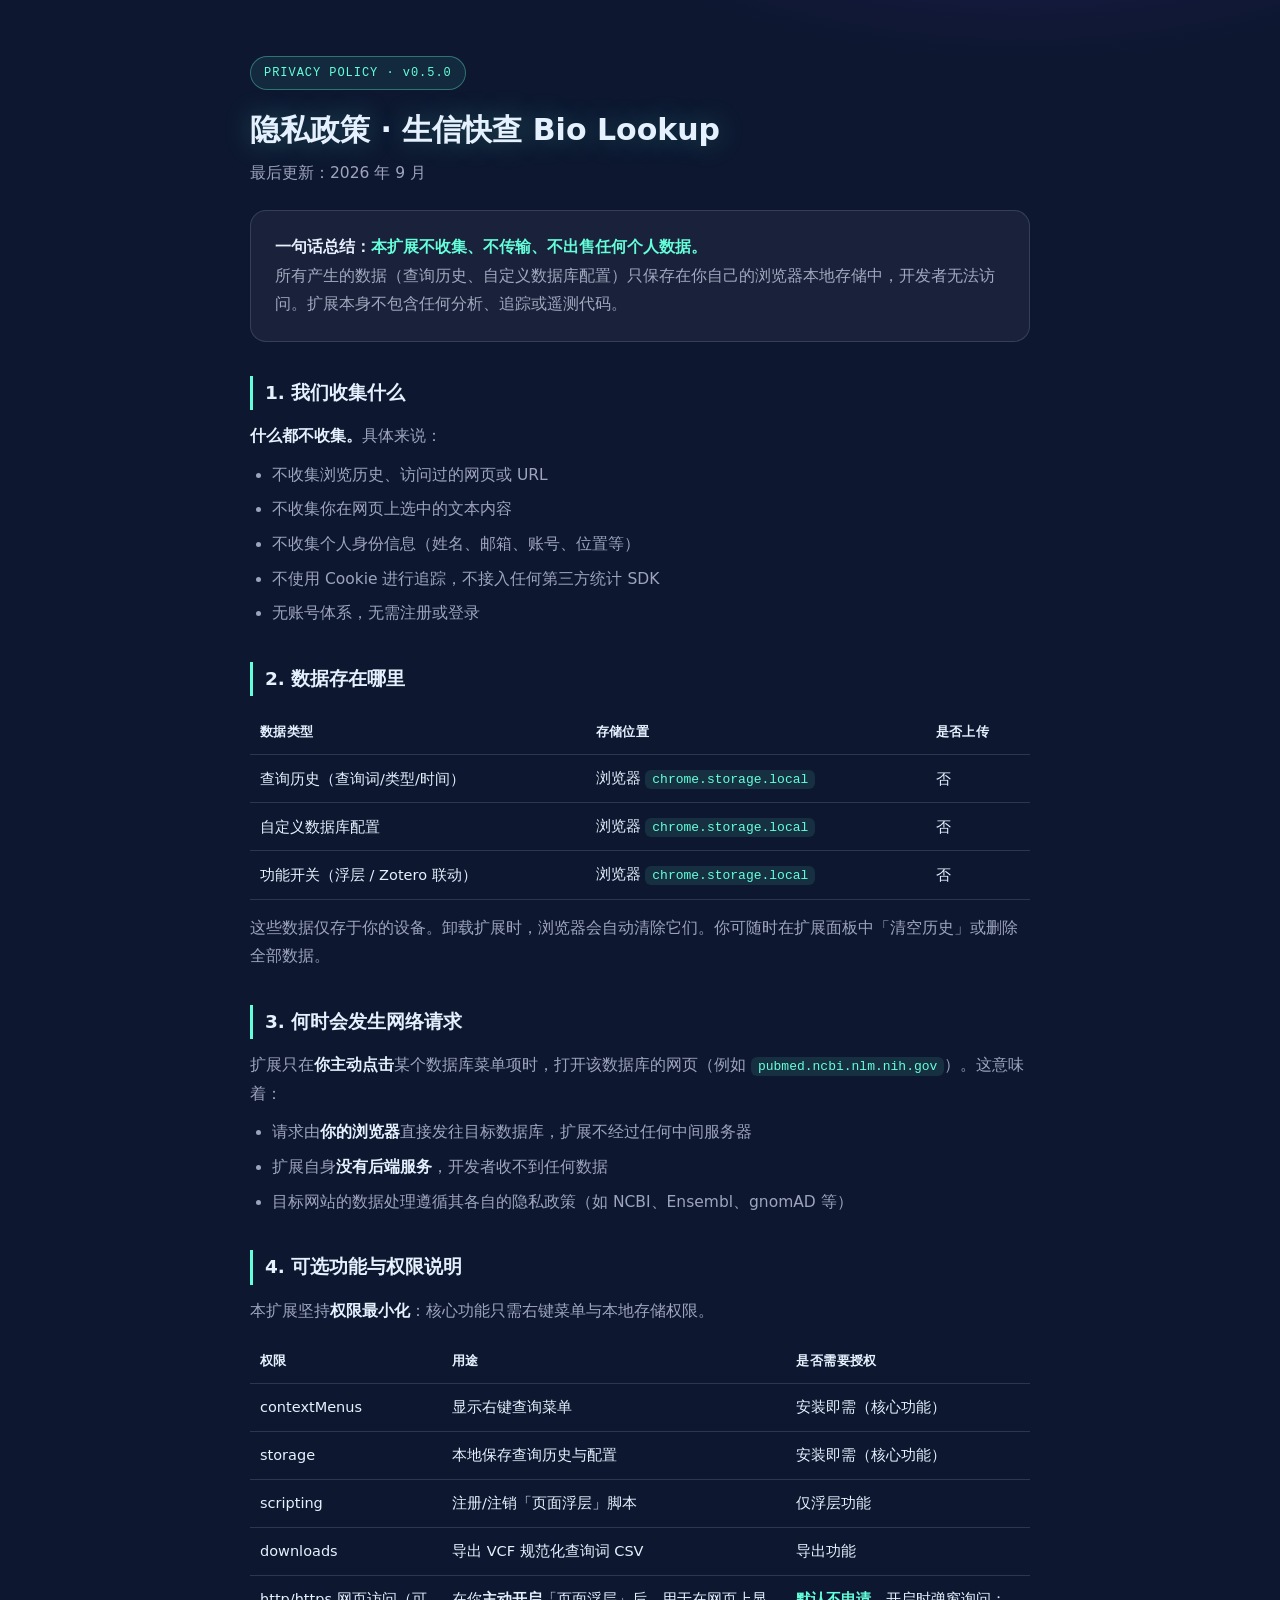
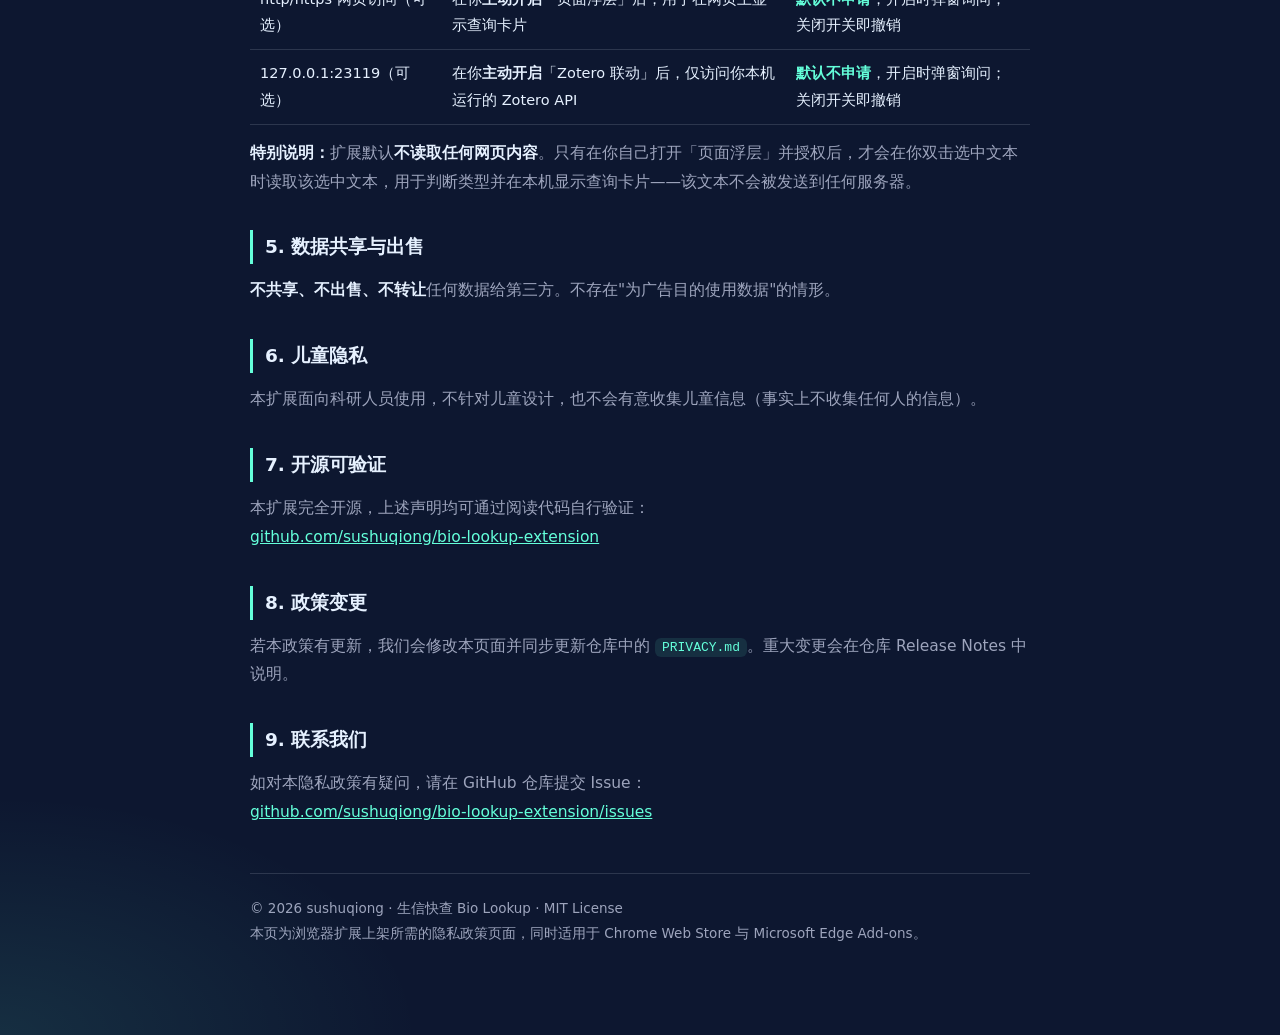
<file: docs/privacy.html>
<!DOCTYPE html>
<html lang="zh-CN">
<head>
<meta charset="UTF-8">
<meta name="viewport" content="width=device-width, initial-scale=1">
<title>隐私政策 · 生信快查 Bio Lookup</title>
<meta name="description" content="生信快查（Bio Lookup）浏览器扩展隐私政策：不收集任何个人数据，所有数据仅保存在你的本地浏览器。">
<style>
  :root { --bg:#0d1730; --card:rgba(255,255,255,.05); --border:rgba(230,241,255,.14); --text:#e6f1ff; --muted:rgba(226,232,255,.68); --teal:#64ffda; --violet:#a78bfa; }
  * { box-sizing:border-box; margin:0; padding:0; }
  body {
    background: radial-gradient(900px 500px at 80% -10%, rgba(124,58,237,.28), transparent 65%),
                radial-gradient(700px 400px at 0% 100%, rgba(100,255,218,.10), transparent 60%), var(--bg);
    color: var(--text);
    font-family: "PingFang SC","Microsoft YaHei",system-ui,sans-serif;
    line-height: 1.85; font-size: 15.5px;
    padding: 56px 22px 90px;
  }
  .wrap { max-width: 780px; margin: 0 auto; }
  .badge { display:inline-block; font-family:ui-monospace,Consolas,monospace; font-size:12px; letter-spacing:.08em; color:var(--teal); border:1px solid rgba(100,255,218,.35); background:rgba(100,255,218,.08); padding:5px 13px; border-radius:999px; margin-bottom:20px; }
  h1 { font-size: 30px; line-height:1.3; margin-bottom: 10px; text-shadow: 0 0 28px rgba(100,255,218,.28); }
  h2 { font-size: 18.5px; margin: 34px 0 12px; padding-left: 12px; border-left: 3px solid var(--teal); }
  p, li { color: var(--muted); }
  ul { padding-left: 22px; margin: 10px 0; }
  li { margin: 6px 0; }
  strong, b { color: var(--text); }
  a { color: var(--teal); }
  code { font-family: ui-monospace,Consolas,monospace; font-size: 13px; color: var(--teal); background: rgba(100,255,218,.1); padding: 2px 7px; border-radius: 6px; }
  .card { background: var(--card); border: 1px solid var(--border); border-radius: 16px; padding: 22px 24px; margin: 22px 0; }
  .hl { color: var(--teal); font-weight: 700; }
  table { width:100%; border-collapse: collapse; margin: 14px 0; font-size: 14.5px; }
  th, td { text-align:left; padding: 10px 10px; border-bottom: 1px solid var(--border); }
  th { color: var(--text); font-size: 13px; letter-spacing:.03em; }
  footer { margin-top: 46px; padding-top: 22px; border-top: 1px solid var(--border); font-size: 13.5px; color: var(--muted); }
</style>
</head>
<body>
<div class="wrap">
  <span class="badge">PRIVACY POLICY · v0.5.0</span>
  <h1>隐私政策 · 生信快查 Bio Lookup</h1>
  <p>最后更新：2026 年 9 月</p>

  <div class="card">
    <p><strong>一句话总结：<span class="hl">本扩展不收集、不传输、不出售任何个人数据。</span></strong></p>
    <p>所有产生的数据（查询历史、自定义数据库配置）只保存在你自己的浏览器本地存储中，开发者无法访问。扩展本身不包含任何分析、追踪或遥测代码。</p>
  </div>

  <h2>1. 我们收集什么</h2>
  <p><b>什么都不收集。</b>具体来说：</p>
  <ul>
    <li>不收集浏览历史、访问过的网页或 URL</li>
    <li>不收集你在网页上选中的文本内容</li>
    <li>不收集个人身份信息（姓名、邮箱、账号、位置等）</li>
    <li>不使用 Cookie 进行追踪，不接入任何第三方统计 SDK</li>
    <li>无账号体系，无需注册或登录</li>
  </ul>

  <h2>2. 数据存在哪里</h2>
  <table>
    <tr><th>数据类型</th><th>存储位置</th><th>是否上传</th></tr>
    <tr><td>查询历史（查询词/类型/时间）</td><td>浏览器 <code>chrome.storage.local</code></td><td>否</td></tr>
    <tr><td>自定义数据库配置</td><td>浏览器 <code>chrome.storage.local</code></td><td>否</td></tr>
    <tr><td>功能开关（浮层 / Zotero 联动）</td><td>浏览器 <code>chrome.storage.local</code></td><td>否</td></tr>
  </table>
  <p>这些数据仅存于你的设备。卸载扩展时，浏览器会自动清除它们。你可随时在扩展面板中「清空历史」或删除全部数据。</p>

  <h2>3. 何时会发生网络请求</h2>
  <p>扩展只在<b>你主动点击</b>某个数据库菜单项时，打开该数据库的网页（例如 <code>pubmed.ncbi.nlm.nih.gov</code>）。这意味着：</p>
  <ul>
    <li>请求由<b>你的浏览器</b>直接发往目标数据库，扩展不经过任何中间服务器</li>
    <li>扩展自身<b>没有后端服务</b>，开发者收不到任何数据</li>
    <li>目标网站的数据处理遵循其各自的隐私政策（如 NCBI、Ensembl、gnomAD 等）</li>
  </ul>

  <h2>4. 可选功能与权限说明</h2>
  <p>本扩展坚持<b>权限最小化</b>：核心功能只需右键菜单与本地存储权限。</p>
  <table>
    <tr><th>权限</th><th>用途</th><th>是否需要授权</th></tr>
    <tr><td>contextMenus</td><td>显示右键查询菜单</td><td>安装即需（核心功能）</td></tr>
    <tr><td>storage</td><td>本地保存查询历史与配置</td><td>安装即需（核心功能）</td></tr>
    <tr><td>scripting</td><td>注册/注销「页面浮层」脚本</td><td>仅浮层功能</td></tr>
    <tr><td>downloads</td><td>导出 VCF 规范化查询词 CSV</td><td>导出功能</td></tr>
    <tr><td>http/https 网页访问（可选）</td><td>在你<b>主动开启</b>「页面浮层」后，用于在网页上显示查询卡片</td><td><span class="hl">默认不申请</span>，开启时弹窗询问；关闭开关即撤销</td></tr>
    <tr><td>127.0.0.1:23119（可选）</td><td>在你<b>主动开启</b>「Zotero 联动」后，仅访问你本机运行的 Zotero API</td><td><span class="hl">默认不申请</span>，开启时弹窗询问；关闭开关即撤销</td></tr>
  </table>
  <p><b>特别说明：</b>扩展默认<b>不读取任何网页内容</b>。只有在你自己打开「页面浮层」并授权后，才会在你双击选中文本时读取该选中文本，用于判断类型并在本机显示查询卡片——该文本不会被发送到任何服务器。</p>

  <h2>5. 数据共享与出售</h2>
  <p><b>不共享、不出售、不转让</b>任何数据给第三方。不存在"为广告目的使用数据"的情形。</p>

  <h2>6. 儿童隐私</h2>
  <p>本扩展面向科研人员使用，不针对儿童设计，也不会有意收集儿童信息（事实上不收集任何人的信息）。</p>

  <h2>7. 开源可验证</h2>
  <p>本扩展完全开源，上述声明均可通过阅读代码自行验证：<br>
  <a href="https://github.com/sushuqiong/bio-lookup-extension">github.com/sushuqiong/bio-lookup-extension</a></p>

  <h2>8. 政策变更</h2>
  <p>若本政策有更新，我们会修改本页面并同步更新仓库中的 <code>PRIVACY.md</code>。重大变更会在仓库 Release Notes 中说明。</p>

  <h2>9. 联系我们</h2>
  <p>如对本隐私政策有疑问，请在 GitHub 仓库提交 Issue：<br>
  <a href="https://github.com/sushuqiong/bio-lookup-extension/issues">github.com/sushuqiong/bio-lookup-extension/issues</a></p>

  <footer>
    © 2026 sushuqiong · 生信快查 Bio Lookup · MIT License<br>
    本页为浏览器扩展上架所需的隐私政策页面，同时适用于 Chrome Web Store 与 Microsoft Edge Add-ons。
  </footer>
</div>
</body>
</html>
</file>
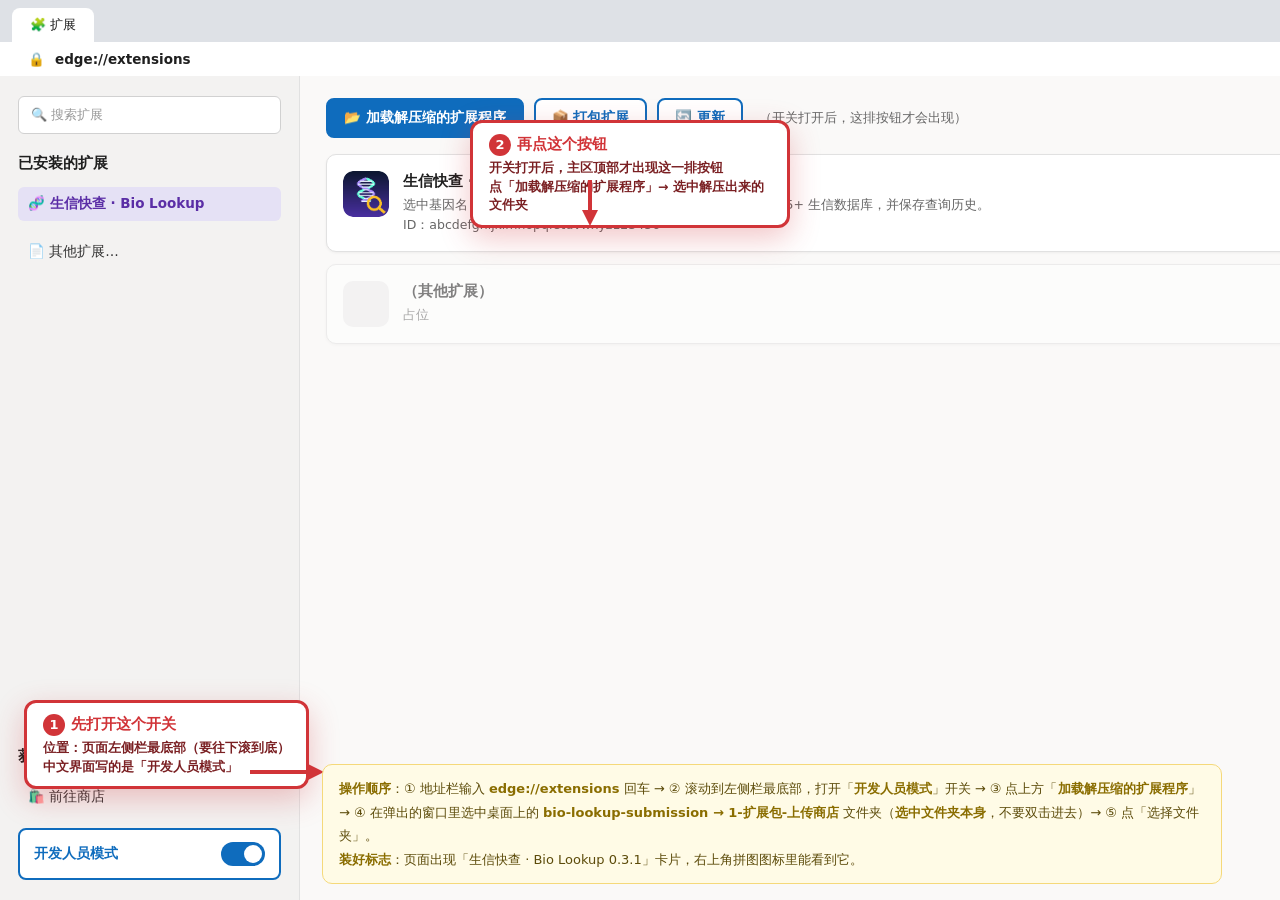
<file: docs/store/guide-edge-load.html>
<!DOCTYPE html>
<html lang="zh-CN">
<head>
<meta charset="UTF-8">
<style>
  *{box-sizing:border-box;margin:0;padding:0}
  body{font-family:"Microsoft YaHei","PingFang SC",system-ui,sans-serif;background:#f3f3f3;color:#1f1f1f;width:1400px;height:900px;overflow:hidden}
  /* 浏览器窗口 */
  .win{width:1400px;height:900px;background:#fff;display:flex;flex-direction:column}
  .tabbar{display:flex;align-items:center;gap:10px;background:#dee1e6;padding:8px 12px 0;height:42px}
  .tab{background:#fff;border-radius:8px 8px 0 0;padding:8px 18px;font-size:13px;color:#1f1f1f;display:flex;align-items:center;gap:7px}
  .addr{background:#fff;margin:0 12px;border-radius:999px;height:34px;display:flex;align-items:center;padding:0 16px;font-size:13.5px;color:#444;gap:10px}
  .addr .lock{color:#666}
  .addr b{color:#1f1f1f;font-weight:600}
  .body{flex:1;display:flex;background:#faf9f8}
  /* 左侧栏 */
  .side{width:300px;background:#f3f2f1;padding:20px 18px;display:flex;flex-direction:column;gap:14px;border-right:1px solid #e1e1e1}
  .ssearch{background:#fff;border:1px solid #d1d1d1;border-radius:6px;padding:9px 12px;font-size:13px;color:#999}
  .side h3{font-size:14.5px;font-weight:700;margin-top:6px}
  .side-item{font-size:13.5px;color:#333;padding:8px 10px;border-radius:6px}
  .side-item.on{background:#e5e1f5;color:#5b2ea6;font-weight:600}
  .spacer{flex:1}
  .devrow{display:flex;align-items:center;justify-content:space-between;background:#fff;border:2px solid #0f6cbd;border-radius:8px;padding:12px 14px;position:relative}
  .devrow span{font-size:14px;font-weight:700;color:#0f6cbd}
  .sw{width:44px;height:24px;background:#0f6cbd;border-radius:999px;position:relative}
  .sw::after{content:"";position:absolute;right:3px;top:3px;width:18px;height:18px;background:#fff;border-radius:50%}
  /* 主区 */
  .main{flex:1;padding:22px 26px;overflow:hidden}
  .bar{display:flex;gap:10px;align-items:center;margin-bottom:16px}
  .mbtn{border:2px solid #0f6cbd;background:#fff;color:#0f6cbd;font-weight:700;font-size:13.5px;padding:9px 16px;border-radius:8px;position:relative}
  .mbtn.filled{background:#0f6cbd;color:#fff;border-color:#0f6cbd}
  .card{background:#fff;border:1px solid #e1e1e1;border-radius:10px;padding:16px;display:flex;gap:14px;align-items:flex-start;margin-bottom:12px;box-shadow:0 1px 3px rgba(0,0,0,.05)}
  .card img{width:46px;height:46px;border-radius:10px}
  .card b{font-size:14.5px}
  .card p{font-size:12.5px;color:#666;margin-top:4px;line-height:1.6}
  .pill{display:inline-block;font-size:11px;background:#eaf3fb;color:#0f6cbd;border-radius:999px;padding:2px 9px;margin-left:8px;font-family:Consolas,monospace}
  /* 标注 */
  .callout{position:absolute;background:#fff;border:3px solid #d13438;border-radius:12px;color:#d13438;font-weight:800;font-size:15px;padding:10px 16px;box-shadow:0 10px 30px rgba(209,52,56,.28);z-index:20;line-height:1.5}
  .callout small{display:block;font-weight:600;font-size:12.5px;color:#7a1f22;margin-top:3px}
  .arrow{position:absolute;z-index:21}
  .legend{position:absolute;left:322px;bottom:16px;background:#fffbe6;border:1px solid #f5d97a;border-radius:10px;padding:12px 16px;font-size:13px;color:#5c4b0a;line-height:1.8;z-index:22;max-width:900px}
  .legend b{color:#8a6d00}
  .badge-step{display:inline-flex;align-items:center;justify-content:center;width:22px;height:22px;border-radius:50%;background:#d13438;color:#fff;font-size:13px;font-weight:800;margin-right:6px}
</style>
</head>
<body>
<div class="win">
  <div class="tabbar">
    <div class="tab">🧩 扩展</div>
  </div>
  <div class="addr"><span class="lock">🔒</span><b>edge://extensions</b></div>
  <div class="body">
    <!-- 左侧栏 -->
    <div class="side">
      <div class="ssearch">🔍 搜索扩展</div>
      <h3>已安装的扩展</h3>
      <div class="side-item on">🧬 生信快查 · Bio Lookup</div>
      <div class="side-item">📄 其他扩展…</div>
      <div class="spacer"></div>
      <h3>获取 Microsoft Edge 扩展</h3>
      <div class="side-item">🛍️ 前往商店</div>
      <!-- 开发人员模式（高亮） -->
      <div class="devrow" id="devrow" style="position:relative">
        <span>开发人员模式</span>
        <div class="sw"></div>
      </div>
    </div>
    <!-- 主区 -->
    <div class="main">
      <div class="bar">
        <div class="mbtn filled" id="loadbtn">📂 加载解压缩的扩展程序</div>
        <div class="mbtn">📦 打包扩展</div>
        <div class="mbtn">🔄 更新</div>
        <div style="font-size:12.5px;color:#666;margin-left:6px">（开关打开后，这排按钮才会出现）</div>
      </div>
      <div class="card">
        <img src="../icons/icon128.png" alt="">
        <div>
          <b>生信快查 · Bio Lookup <span class="pill">0.3.1</span></b>
          <p>选中基因名 / GEO 编号 / 变异位点 / rsID / PMID，右键一键跳转 15+ 生信数据库，并保存查询历史。<br>ID：abcdefghijklmnopqrstuvwxyz123456</p>
        </div>
      </div>
      <div class="card" style="opacity:.55">
        <div style="width:46px;height:46px;border-radius:10px;background:#eee"></div>
        <div><b>（其他扩展）</b><p>占位</p></div>
      </div>
    </div>
  </div>
</div>

<!-- 标注 ① -->
<div class="callout" style="left:24px;top:700px;max-width:300px">
  <span class="badge-step">1</span>先打开这个开关
  <small>位置：页面<b>左侧栏最底部</b>（要往下滚到底）<br>中文界面写的是「<b>开发人员模式</b>」</small>
</div>
<svg class="arrow" style="left:250px;top:752px" width="80" height="40">
  <path d="M0 20 H58" stroke="#d13438" stroke-width="4" fill="none"/>
  <path d="M58 12 L74 20 L58 28 Z" fill="#d13438"/>
</svg>

<!-- 标注 ② -->
<div class="callout" style="left:470px;top:120px;max-width:320px">
  <span class="badge-step">2</span>再点这个按钮
  <small>开关打开后，主区顶部才出现这一排按钮<br>点「加载解压缩的扩展程序」→ 选中<b>解压出来的文件夹</b></small>
</div>
<svg class="arrow" style="left:560px;top:180px" width="60" height="50">
  <path d="M30 0 V30" stroke="#d13438" stroke-width="4" fill="none"/>
  <path d="M22 30 L30 46 L38 30 Z" fill="#d13438"/>
</svg>

<div class="legend">
  <b>操作顺序</b>：① 地址栏输入 <b>edge://extensions</b> 回车 → ② 滚动到左侧栏最底部，打开「<b>开发人员模式</b>」开关 →
  ③ 点上方「<b>加载解压缩的扩展程序</b>」→ ④ 在弹出的窗口里选中桌面上的 <b>bio-lookup-submission → 1-扩展包-上传商店</b> 文件夹（<b>选中文件夹本身</b>，不要双击进去）→ ⑤ 点「选择文件夹」。
  <br><b>装好标志</b>：页面出现「生信快查 · Bio Lookup 0.3.1」卡片，右上角拼图图标里能看到它。
</div>
</body>
</html>
</file>
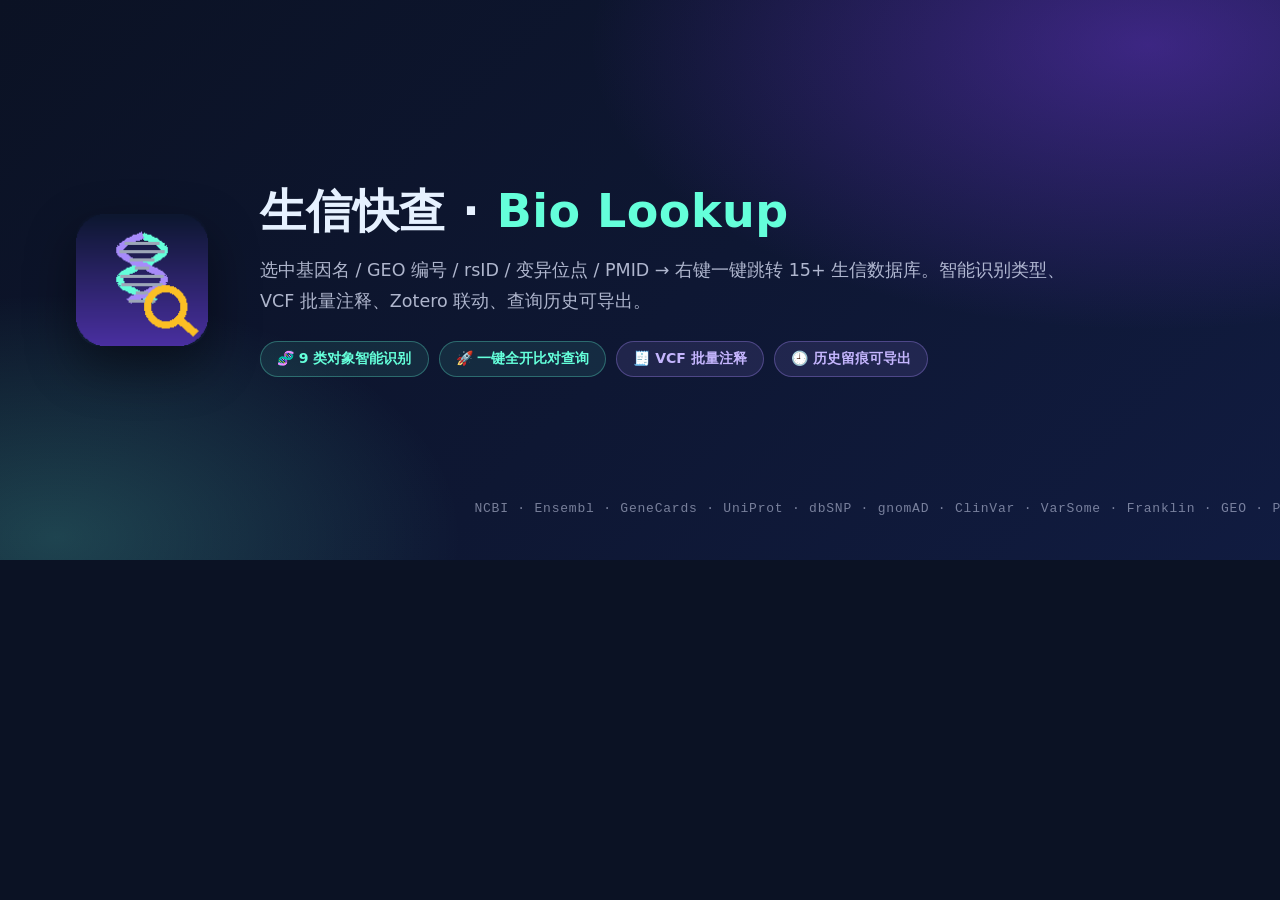
<file: docs/store/promo-large-1400x560.html>
<!DOCTYPE html><html lang="zh-CN"><head><meta charset="UTF-8"><style>
*{box-sizing:border-box;margin:0;padding:0}
body{font-family:"PingFang SC","Microsoft YaHei",system-ui,sans-serif;background:#0b1224;color:#e6f1ff;overflow:hidden}
.wrap{position:relative;background:radial-gradient(900px 460px at 82% 8%,rgba(124,58,237,.42),transparent 62%),
radial-gradient(700px 420px at 4% 96%,rgba(100,255,218,.20),transparent 58%),linear-gradient(135deg,#0b1224,#111c42)}
.logo{position:absolute;border-radius:24px;box-shadow:0 20px 50px rgba(0,0,0,.45)}
h1{font-weight:800;letter-spacing:.01em}
h1 .hl{color:#64ffda}
p{color:rgba(226,232,255,.76);line-height:1.75}
.pills{display:flex;flex-wrap:wrap;gap:10px}
.pill{font-size:14px;padding:8px 16px;border-radius:999px;border:1px solid rgba(100,255,218,.3);background:rgba(100,255,218,.09);color:#64ffda;font-weight:600}
.pill.v{border-color:rgba(167,139,250,.34);background:rgba(167,139,250,.12);color:#c4b5fd}
.chain{position:absolute;font-family:ui-monospace,Consolas,monospace;font-size:13px;color:rgba(226,232,255,.5);letter-spacing:.06em}

.wrap{width:1400px;height:560px;padding:64px 76px;display:flex;align-items:center;gap:52px}
.logo{position:static;width:132px;height:132px}
h1{font-size:46px;line-height:1.22;margin-bottom:16px}
p{font-size:17.5px;max-width:820px;margin-bottom:24px}
.chain{right:76px;bottom:44px}
</style></head><body>
<div class="wrap">
  <img class="logo" src="../icons/icon128.png" alt="">
  <div>
    <h1>生信快查 · <span class="hl">Bio Lookup</span></h1>
    <p>选中基因名 / GEO 编号 / rsID / 变异位点 / PMID → 右键一键跳转 15+ 生信数据库。智能识别类型、VCF 批量注释、Zotero 联动、查询历史可导出。</p>
    <div class="pills">
      <span class="pill">🧬 9 类对象智能识别</span>
      <span class="pill">🚀 一键全开比对查询</span>
      <span class="pill v">🧾 VCF 批量注释</span>
      <span class="pill v">🕘 历史留痕可导出</span>
    </div>
  </div>
  <span class="chain">NCBI · Ensembl · GeneCards · UniProt · dbSNP · gnomAD · ClinVar · VarSome · Franklin · GEO · PubMed</span>
</div></body></html>
</file>
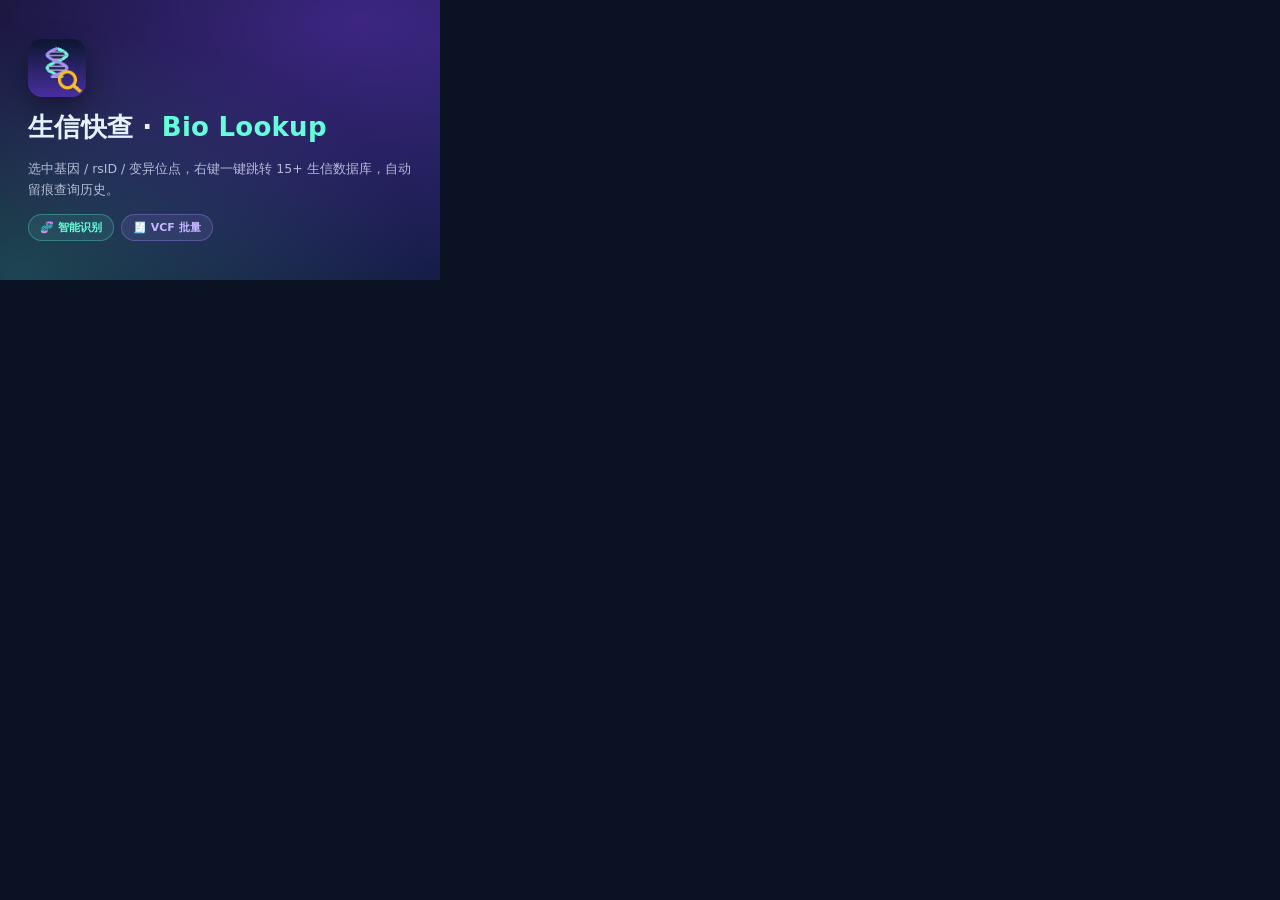
<file: docs/store/promo-small-440x280.html>
<!DOCTYPE html><html lang="zh-CN"><head><meta charset="UTF-8"><style>
*{box-sizing:border-box;margin:0;padding:0}
body{font-family:"PingFang SC","Microsoft YaHei",system-ui,sans-serif;background:#0b1224;color:#e6f1ff;overflow:hidden}
.wrap{position:relative;background:radial-gradient(900px 460px at 82% 8%,rgba(124,58,237,.42),transparent 62%),
radial-gradient(700px 420px at 4% 96%,rgba(100,255,218,.20),transparent 58%),linear-gradient(135deg,#0b1224,#111c42)}
.logo{position:absolute;border-radius:24px;box-shadow:0 20px 50px rgba(0,0,0,.45)}
h1{font-weight:800;letter-spacing:.01em}
h1 .hl{color:#64ffda}
p{color:rgba(226,232,255,.76);line-height:1.75}
.pills{display:flex;flex-wrap:wrap;gap:10px}
.pill{font-size:14px;padding:8px 16px;border-radius:999px;border:1px solid rgba(100,255,218,.3);background:rgba(100,255,218,.09);color:#64ffda;font-weight:600}
.pill.v{border-color:rgba(167,139,250,.34);background:rgba(167,139,250,.12);color:#c4b5fd}
.chain{position:absolute;font-family:ui-monospace,Consolas,monospace;font-size:13px;color:rgba(226,232,255,.5);letter-spacing:.06em}

.wrap{width:440px;height:280px;padding:26px 28px;display:flex;flex-direction:column;justify-content:center;gap:14px}
.logo{position:static;width:58px;height:58px;border-radius:14px;box-shadow:0 10px 26px rgba(0,0,0,.4)}
h1{font-size:26px;line-height:1.25}
p{font-size:12.5px;line-height:1.7}
.pills{gap:7px}
.pill{font-size:11px;padding:5px 11px}
</style></head><body>
<div class="wrap">
  <img class="logo" src="../icons/icon128.png" alt="">
  <h1>生信快查 · <span class="hl">Bio Lookup</span></h1>
  <p>选中基因 / rsID / 变异位点，右键一键跳转 15+ 生信数据库，自动留痕查询历史。</p>
  <div class="pills"><span class="pill">🧬 智能识别</span><span class="pill v">🧾 VCF 批量</span></div>
</div></body></html>
</file>
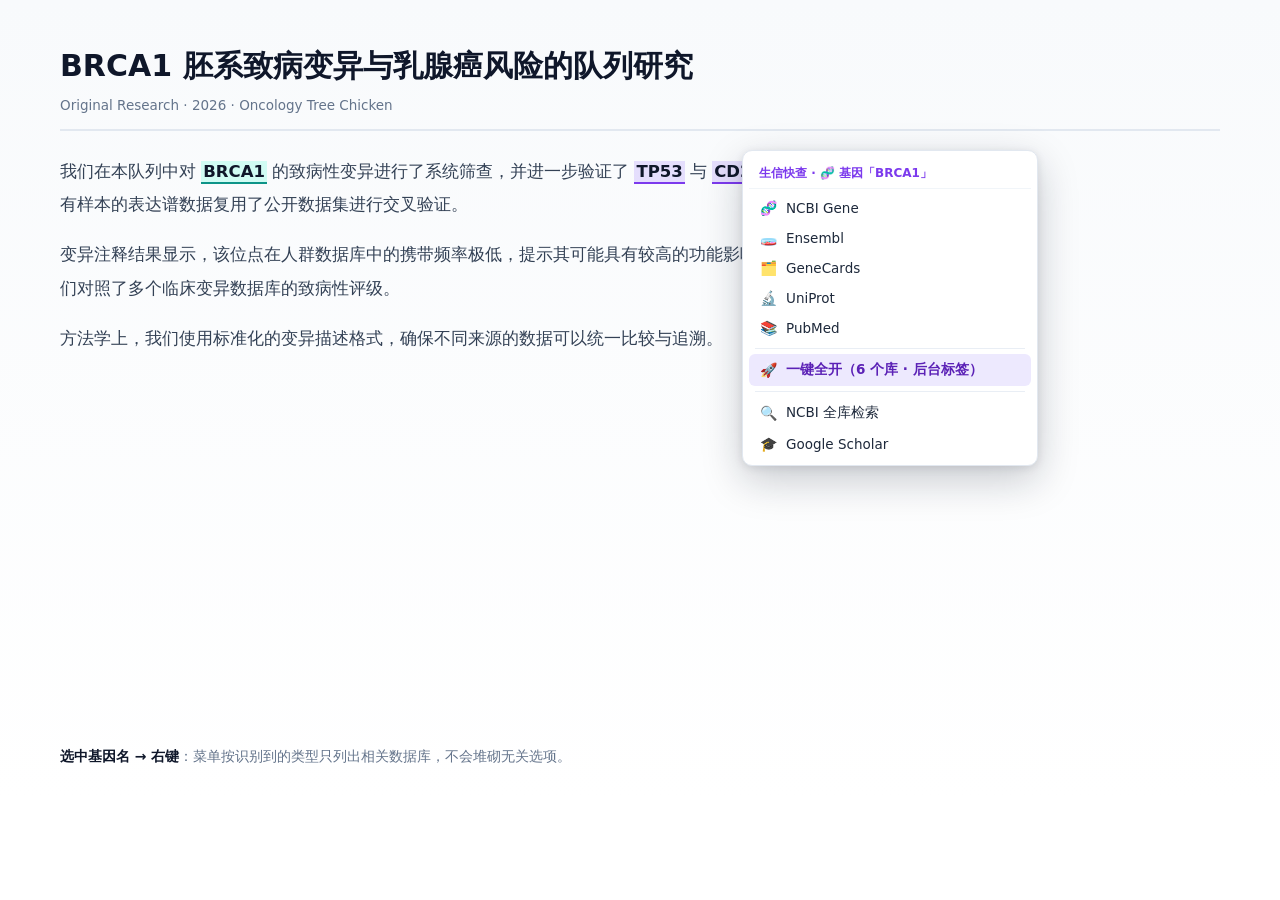
<file: docs/store/shot1-context-menu.html>
<!DOCTYPE html><html lang="zh-CN"><head><meta charset="UTF-8"><style>
*{box-sizing:border-box;margin:0;padding:0}
body{font-family:"PingFang SC","Microsoft YaHei",system-ui,sans-serif;background:#fff;color:#1f2937;overflow:hidden}
.page{width:1280px;height:800px;padding:46px 60px;position:relative;background:linear-gradient(180deg,#f8fafc,#fff)}
.paper-title{font-size:30px;font-weight:800;color:#0f172a;line-height:1.35;margin-bottom:10px}
.paper-meta{font-size:13.5px;color:#64748b;margin-bottom:24px;padding-bottom:16px;border-bottom:2px solid #e2e8f0}
.paper-text{font-size:16.5px;line-height:2.05;color:#334155;max-width:860px}
.paper-text p{margin-bottom:16px}
.sel{background:rgba(100,255,218,.28);border-bottom:2px solid #0d9488;padding:1px 2px;font-weight:600;color:#0f172a}
.sel2{background:rgba(167,139,250,.26);border-bottom:2px solid #7c3aed;padding:1px 2px;font-weight:600;color:#0f172a}
.vcf{font-family:ui-monospace,Consolas,monospace;font-size:14.5px;line-height:1.85;background:#0f172a;color:#e2e8f0;padding:20px 22px;border-radius:12px;margin:18px 0;white-space:pre}
.vcf .hl{background:rgba(100,255,218,.22);color:#64ffda;border-radius:3px;padding:0 2px}
.caption{position:absolute;left:60px;bottom:34px;font-size:14px;color:#64748b}
.caption b{color:#0f172a}
/* 右键菜单（模拟 Chromium 菜单外观） */
.menu{position:absolute;width:296px;background:#fff;border:1px solid #e2e8f0;border-radius:10px;
box-shadow:0 14px 40px rgba(15,23,42,.22),0 2px 8px rgba(15,23,42,.10);padding:6px;font-size:13.5px;z-index:9}
.menu-title{font-size:12px;color:#7c3aed;font-weight:700;padding:8px 10px 6px;border-bottom:1px solid #f1f5f9;margin-bottom:4px;display:flex;gap:6px;align-items:center}
.menu-title .q{font-family:ui-monospace,Consolas,monospace;color:#0f172a;font-weight:600}
.item{display:flex;align-items:center;gap:9px;padding:7px 10px;border-radius:6px;color:#1e293b}
.item .ic{width:18px;text-align:center;font-size:14px}
.item.hover{background:#ede9fe;color:#5b21b6;font-weight:600}
.item .arrow{margin-left:auto;color:#94a3b8;font-size:11px}
.sep{height:1px;background:#e9eef5;margin:5px 6px}
.tag{display:inline-block;font-family:ui-monospace,Consolas,monospace;font-size:10.5px;background:#f1f5f9;color:#475569;border-radius:999px;padding:2px 8px;margin-left:auto}
</style></head><body>
<div class="page">
  <h1 class="paper-title">BRCA1 胚系致病变异与乳腺癌风险的队列研究</h1>
  <p class="paper-meta">Original Research · 2026 · Oncology Tree Chicken</p>
  <div class="paper-text">
    <p>我们在本队列中对 <span class="sel">BRCA1</span> 的致病性变异进行了系统筛查，并进一步验证了 <span class="sel2">TP53</span> 与 <span class="sel2">CD274</span> 的表达相关性。所有样本的表达谱数据复用了公开数据集进行交叉验证。</p>
    <p>变异注释结果显示，该位点在人群数据库中的携带频率极低，提示其可能具有较高的功能影响。为确认这一点，我们对照了多个临床变异数据库的致病性评级。</p>
    <p>方法学上，我们使用标准化的变异描述格式，确保不同来源的数据可以统一比较与追溯。</p>
  </div>
  <div class="menu" style="top:150px;left:742px;width:296px"><div class="menu-title">生信快查 · 🧬 基因「BRCA1」</div><div class="item"><span class="ic">🧬</span><span>NCBI Gene</span></div><div class="item"><span class="ic">🧫</span><span>Ensembl</span></div><div class="item"><span class="ic">🗂️</span><span>GeneCards</span></div><div class="item"><span class="ic">🔬</span><span>UniProt</span></div><div class="item"><span class="ic">📚</span><span>PubMed</span></div><div class="sep"></div><div class="item hover"><span class="ic">🚀</span><span>一键全开（6 个库 · 后台标签）</span></div><div class="sep"></div><div class="item"><span class="ic">🔍</span><span>NCBI 全库检索</span></div><div class="item"><span class="ic">🎓</span><span>Google Scholar</span></div></div>
  <p class="caption"><b>选中基因名 → 右键</b>：菜单按识别到的类型只列出相关数据库，不会堆砌无关选项。</p>
</div></body></html>
</file>
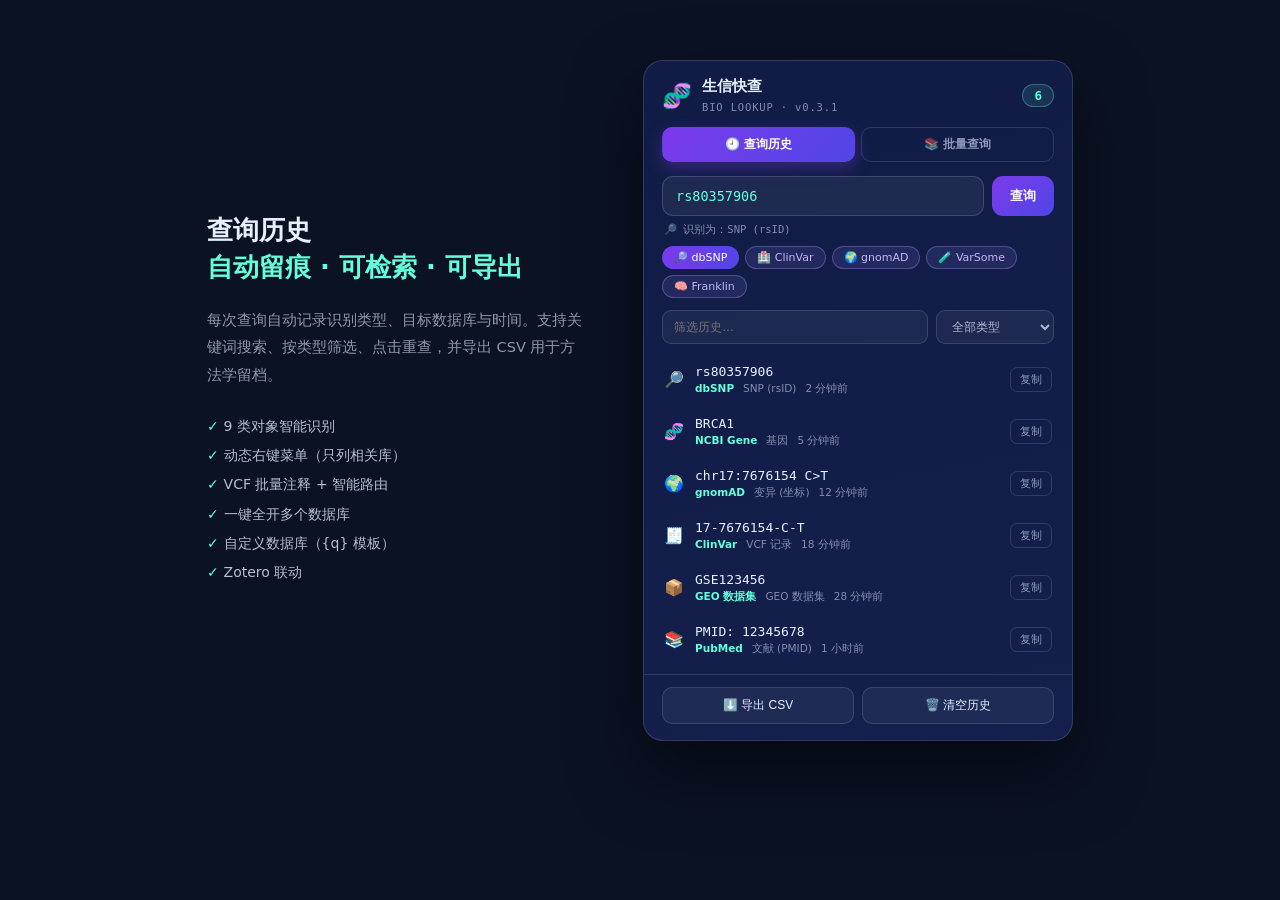
<file: docs/store/shot2-history.html>
<!DOCTYPE html><html lang="zh-CN"><head><meta charset="UTF-8"><style>
*{box-sizing:border-box;margin:0;padding:0}
body{width:1280px;height:800px;background:#0b1224;font-family:"PingFang SC","Microsoft YaHei",system-ui,sans-serif;display:flex;align-items:center;justify-content:center;gap:56px;color:#e6f1ff}
.col{display:flex;flex-direction:column;gap:22px}
.headline{font-size:26px;font-weight:800;line-height:1.4}
.headline span{color:#64ffda}
.sub{font-size:14.5px;color:rgba(226,232,255,.62);line-height:1.9;max-width:380px}
.feats{list-style:none;font-size:14px;color:rgba(226,232,255,.8);line-height:2.1}
.feats li::before{content:"✓ ";color:#64ffda;font-weight:800}
.phone{width:430px;background:linear-gradient(170deg,#101c45,#141f4d);border:1px solid rgba(230,241,255,.14);border-radius:20px;box-shadow:0 30px 70px rgba(0,0,0,.5);overflow:hidden}
.phead{display:flex;align-items:center;justify-content:space-between;padding:16px 18px 12px}
.brand{display:flex;align-items:center;gap:10px}
.logo{font-size:24px}
.brand b{display:block;font-size:15px}
.brand i{font-family:ui-monospace,Consolas,monospace;font-size:10.5px;color:rgba(226,232,255,.55);font-style:normal;letter-spacing:.08em}
.cnt{font-family:ui-monospace,Consolas,monospace;font-size:12.5px;font-weight:700;color:#64ffda;background:rgba(100,255,218,.1);border:1px solid rgba(100,255,218,.3);border-radius:999px;padding:3px 11px}
.tabs{display:flex;gap:6px;padding:0 18px 12px}
.tab{flex:1;text-align:center;padding:8px;border-radius:10px;font-size:12px;font-weight:600;border:1px solid rgba(230,241,255,.14);color:rgba(226,232,255,.6)}
.tab.on{background:linear-gradient(135deg,#7c3aed,#4f46e5);color:#fff;border-color:transparent;box-shadow:0 6px 16px rgba(124,58,237,.35)}
.qbox{padding:2px 18px 12px}
.qrow{display:flex;gap:8px}
.qrow input{flex:1;padding:11px 13px;border-radius:11px;border:1px solid rgba(230,241,255,.16);background:rgba(255,255,255,.06);color:#64ffda;font-family:ui-monospace,Consolas,monospace;font-size:13.5px}
.qrow button{padding:0 18px;border-radius:11px;border:none;background:linear-gradient(135deg,#7c3aed,#4f46e5);color:#fff;font-size:13px;font-weight:700}
.hint{font-size:10.5px;color:rgba(226,232,255,.55);margin:7px 2px 0;font-family:ui-monospace,Consolas,monospace}
.chips{display:flex;flex-wrap:wrap;gap:6px;margin-top:9px}
.chip{font-size:11px;padding:4px 11px;border-radius:999px;border:1px solid rgba(167,139,250,.35);background:rgba(167,139,250,.12);color:#c4b5fd}
.chip.on{background:linear-gradient(135deg,#7c3aed,#4f46e5);color:#fff;border-color:transparent}
.tools{display:flex;gap:8px;padding:0 18px 10px}
.tools input,.tools select{flex:1;padding:8px 11px;border-radius:9px;border:1px solid rgba(230,241,255,.14);background:rgba(255,255,255,.05);color:rgba(226,232,255,.75);font-size:12px}
.tools select{flex:0 0 118px}
.list{padding:0 10px}
.it{display:flex;align-items:center;gap:11px;padding:10px 10px;border-radius:11px}
.it:hover{background:rgba(255,255,255,.06)}
.it .e{font-size:16px}
.it .b{flex:1;min-width:0}
.it .q{font-family:ui-monospace,Consolas,monospace;font-size:13px;white-space:nowrap;overflow:hidden;text-overflow:ellipsis}
.it .m{display:flex;gap:9px;font-size:10.5px;color:rgba(226,232,255,.55);margin-top:3px}
.it .m .db{color:#64ffda;font-weight:600}
.copy{font-size:11px;padding:4px 9px;border-radius:7px;border:1px solid rgba(230,241,255,.14);color:rgba(226,232,255,.6);background:transparent}
.foot{display:flex;gap:8px;padding:12px 18px 16px;border-top:1px solid rgba(230,241,255,.12);margin-top:8px}
.foot button{flex:1;padding:9px;border-radius:10px;border:1px solid rgba(230,241,255,.14);background:rgba(255,255,255,.05);color:#e6f1ff;font-size:12px}
</style></head><body>
<div class="col">
  <h1 class="headline">查询历史<br><span>自动留痕 · 可检索 · 可导出</span></h1>
  <p class="sub">每次查询自动记录识别类型、目标数据库与时间。支持关键词搜索、按类型筛选、点击重查，并导出 CSV 用于方法学留档。</p>
  <ul class="feats">
    <li>9 类对象智能识别</li>
    <li>动态右键菜单（只列相关库）</li>
    <li>VCF 批量注释 + 智能路由</li>
    <li>一键全开多个数据库</li>
    <li>自定义数据库（{q} 模板）</li>
    <li>Zotero 联动</li>
  </ul>
</div>
<div class="phone">
  <div class="phead"><div class="brand"><span class="logo">🧬</span><div><b>生信快查</b><i>BIO LOOKUP · v0.3.1</i></div></div><span class="cnt">6</span></div>
  <div class="tabs"><div class="tab on">🕘 查询历史</div><div class="tab">📚 批量查询</div></div>
  <div class="qbox">
    <div class="qrow"><input value="rs80357906"><button>查询</button></div>
    <p class="hint">🔎 识别为：SNP (rsID)</p>
    <div class="chips"><span class="chip on">🔎 dbSNP</span><span class="chip">🏥 ClinVar</span><span class="chip">🌍 gnomAD</span><span class="chip">🧪 VarSome</span><span class="chip">🧠 Franklin</span></div>
  </div>
  <div class="tools"><input placeholder="筛选历史…"><select><option>全部类型</option></select></div>
  <div class="list"><div class="it"><span class="e">🔎</span><div class="b"><div class="q">rs80357906</div>
<div class="m"><span class="db">dbSNP</span><span>SNP (rsID)</span><span>2 分钟前</span></div></div><span class="copy">复制</span></div><div class="it"><span class="e">🧬</span><div class="b"><div class="q">BRCA1</div>
<div class="m"><span class="db">NCBI Gene</span><span>基因</span><span>5 分钟前</span></div></div><span class="copy">复制</span></div><div class="it"><span class="e">🌍</span><div class="b"><div class="q">chr17:7676154 C>T</div>
<div class="m"><span class="db">gnomAD</span><span>变异 (坐标)</span><span>12 分钟前</span></div></div><span class="copy">复制</span></div><div class="it"><span class="e">🧾</span><div class="b"><div class="q">17-7676154-C-T</div>
<div class="m"><span class="db">ClinVar</span><span>VCF 记录</span><span>18 分钟前</span></div></div><span class="copy">复制</span></div><div class="it"><span class="e">📦</span><div class="b"><div class="q">GSE123456</div>
<div class="m"><span class="db">GEO 数据集</span><span>GEO 数据集</span><span>28 分钟前</span></div></div><span class="copy">复制</span></div><div class="it"><span class="e">📚</span><div class="b"><div class="q">PMID: 12345678</div>
<div class="m"><span class="db">PubMed</span><span>文献 (PMID)</span><span>1 小时前</span></div></div><span class="copy">复制</span></div></div>
  <div class="foot"><button>⬇️ 导出 CSV</button><button>🗑️ 清空历史</button></div>
</div>
</body></html>
</file>
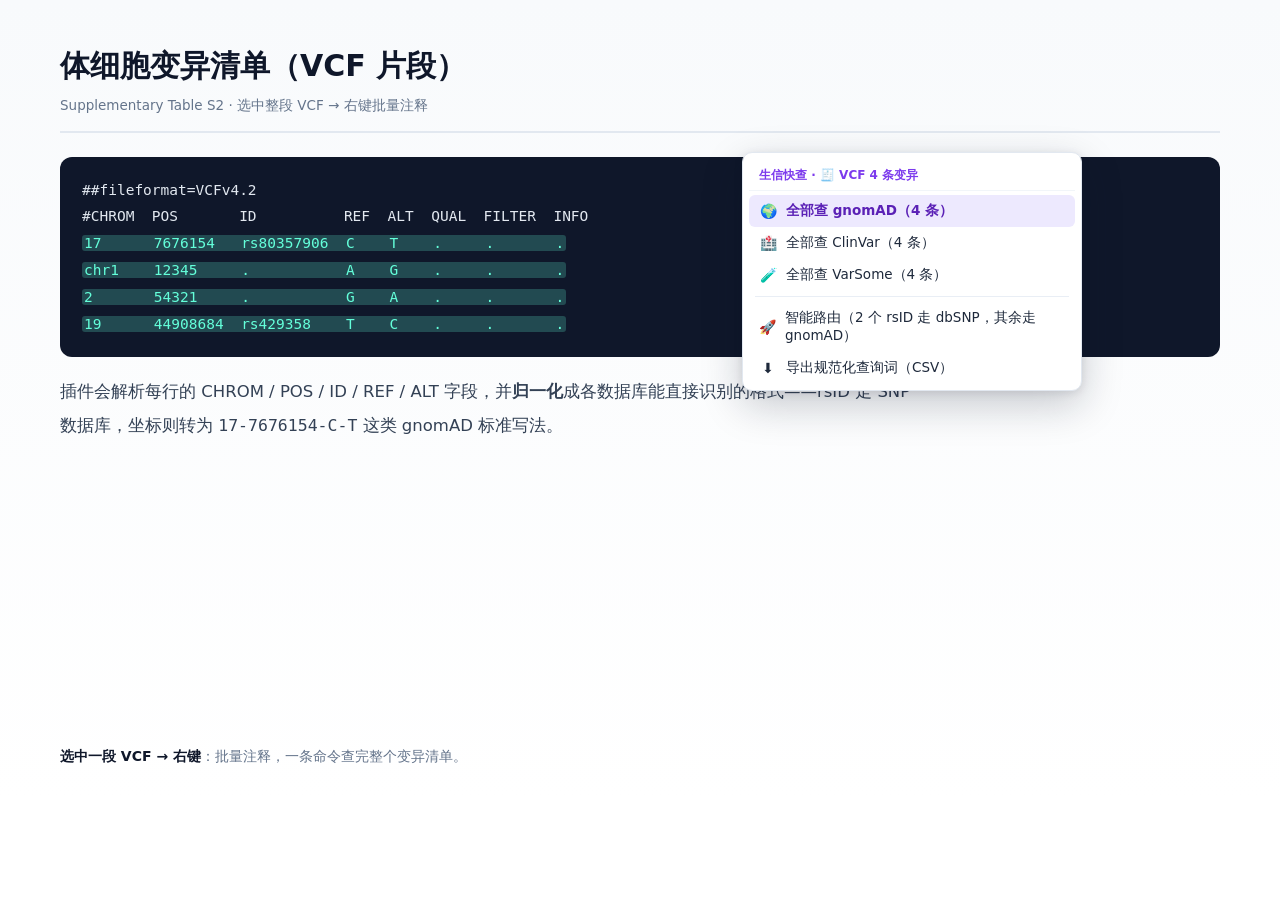
<file: docs/store/shot3-vcf.html>
<!DOCTYPE html><html lang="zh-CN"><head><meta charset="UTF-8"><style>
*{box-sizing:border-box;margin:0;padding:0}
body{font-family:"PingFang SC","Microsoft YaHei",system-ui,sans-serif;background:#fff;color:#1f2937;overflow:hidden}
.page{width:1280px;height:800px;padding:46px 60px;position:relative;background:linear-gradient(180deg,#f8fafc,#fff)}
.paper-title{font-size:30px;font-weight:800;color:#0f172a;line-height:1.35;margin-bottom:10px}
.paper-meta{font-size:13.5px;color:#64748b;margin-bottom:24px;padding-bottom:16px;border-bottom:2px solid #e2e8f0}
.paper-text{font-size:16.5px;line-height:2.05;color:#334155;max-width:860px}
.paper-text p{margin-bottom:16px}
.sel{background:rgba(100,255,218,.28);border-bottom:2px solid #0d9488;padding:1px 2px;font-weight:600;color:#0f172a}
.sel2{background:rgba(167,139,250,.26);border-bottom:2px solid #7c3aed;padding:1px 2px;font-weight:600;color:#0f172a}
.vcf{font-family:ui-monospace,Consolas,monospace;font-size:14.5px;line-height:1.85;background:#0f172a;color:#e2e8f0;padding:20px 22px;border-radius:12px;margin:18px 0;white-space:pre}
.vcf .hl{background:rgba(100,255,218,.22);color:#64ffda;border-radius:3px;padding:0 2px}
.caption{position:absolute;left:60px;bottom:34px;font-size:14px;color:#64748b}
.caption b{color:#0f172a}
/* 右键菜单（模拟 Chromium 菜单外观） */
.menu{position:absolute;width:296px;background:#fff;border:1px solid #e2e8f0;border-radius:10px;
box-shadow:0 14px 40px rgba(15,23,42,.22),0 2px 8px rgba(15,23,42,.10);padding:6px;font-size:13.5px;z-index:9}
.menu-title{font-size:12px;color:#7c3aed;font-weight:700;padding:8px 10px 6px;border-bottom:1px solid #f1f5f9;margin-bottom:4px;display:flex;gap:6px;align-items:center}
.menu-title .q{font-family:ui-monospace,Consolas,monospace;color:#0f172a;font-weight:600}
.item{display:flex;align-items:center;gap:9px;padding:7px 10px;border-radius:6px;color:#1e293b}
.item .ic{width:18px;text-align:center;font-size:14px}
.item.hover{background:#ede9fe;color:#5b21b6;font-weight:600}
.item .arrow{margin-left:auto;color:#94a3b8;font-size:11px}
.sep{height:1px;background:#e9eef5;margin:5px 6px}
.tag{display:inline-block;font-family:ui-monospace,Consolas,monospace;font-size:10.5px;background:#f1f5f9;color:#475569;border-radius:999px;padding:2px 8px;margin-left:auto}
</style></head><body>
<div class="page">
  <h1 class="paper-title">体细胞变异清单（VCF 片段）</h1>
  <p class="paper-meta">Supplementary Table S2 · 选中整段 VCF → 右键批量注释</p>
  <div class="vcf">##fileformat=VCFv4.2
#CHROM  POS       ID          REF  ALT  QUAL  FILTER  INFO
<span class="hl">17      7676154   rs80357906  C    T    .     .       .</span>
<span class="hl">chr1    12345     .           A    G    .     .       .</span>
<span class="hl">2       54321     .           G    A    .     .       .</span>
<span class="hl">19      44908684  rs429358    T    C    .     .       .</span></div>
  <div class="paper-text">
    <p>插件会解析每行的 CHROM / POS / ID / REF / ALT 字段，并<b>归一化</b>成各数据库能直接识别的格式——rsID 走 SNP 数据库，坐标则转为 <code>17-7676154-C-T</code> 这类 gnomAD 标准写法。</p>
  </div>
  <div class="menu" style="top:152px;left:742px;width:340px"><div class="menu-title">生信快查 · 🧾 VCF 4 条变异</div><div class="item hover"><span class="ic">🌍</span><span>全部查 gnomAD（4 条）</span></div><div class="item"><span class="ic">🏥</span><span>全部查 ClinVar（4 条）</span></div><div class="item"><span class="ic">🧪</span><span>全部查 VarSome（4 条）</span></div><div class="sep"></div><div class="item"><span class="ic">🚀</span><span>智能路由（2 个 rsID 走 dbSNP，其余走 gnomAD）</span></div><div class="item"><span class="ic">⬇️</span><span>导出规范化查询词（CSV）</span></div></div>
  <p class="caption"><b>选中一段 VCF → 右键</b>：批量注释，一条命令查完整个变异清单。</p>
</div></body></html>
</file>
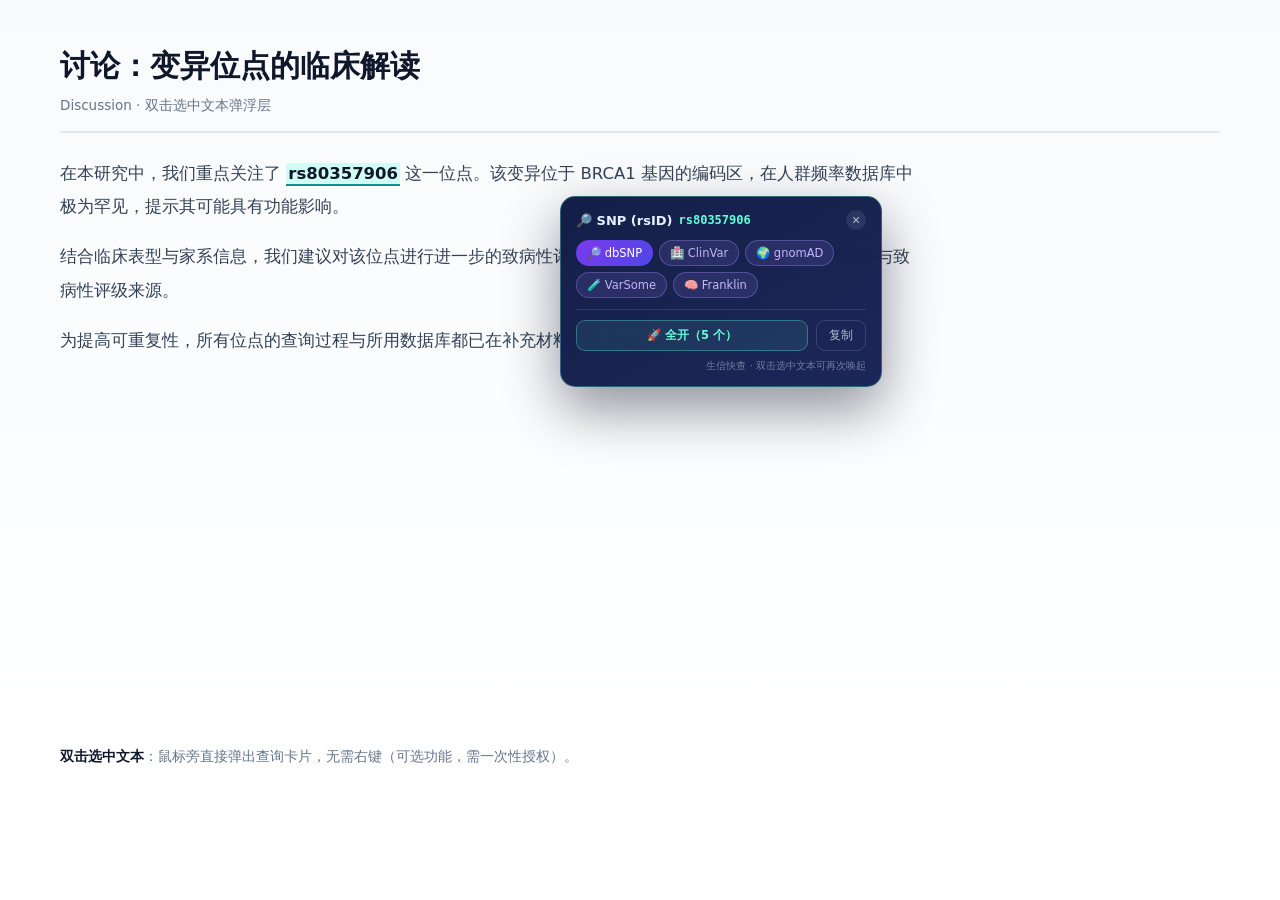
<file: docs/store/shot4-float.html>
<!DOCTYPE html><html lang="zh-CN"><head><meta charset="UTF-8"><style>
*{box-sizing:border-box;margin:0;padding:0}
body{font-family:"PingFang SC","Microsoft YaHei",system-ui,sans-serif;background:#fff;color:#1f2937;overflow:hidden}
.page{width:1280px;height:800px;padding:46px 60px;position:relative;background:linear-gradient(180deg,#f8fafc,#fff)}
.paper-title{font-size:30px;font-weight:800;color:#0f172a;line-height:1.35;margin-bottom:10px}
.paper-meta{font-size:13.5px;color:#64748b;margin-bottom:24px;padding-bottom:16px;border-bottom:2px solid #e2e8f0}
.paper-text{font-size:16.5px;line-height:2.05;color:#334155;max-width:860px}
.paper-text p{margin-bottom:16px}
.sel{background:rgba(100,255,218,.28);border-bottom:2px solid #0d9488;padding:1px 2px;font-weight:600;color:#0f172a}
.sel2{background:rgba(167,139,250,.26);border-bottom:2px solid #7c3aed;padding:1px 2px;font-weight:600;color:#0f172a}
.vcf{font-family:ui-monospace,Consolas,monospace;font-size:14.5px;line-height:1.85;background:#0f172a;color:#e2e8f0;padding:20px 22px;border-radius:12px;margin:18px 0;white-space:pre}
.vcf .hl{background:rgba(100,255,218,.22);color:#64ffda;border-radius:3px;padding:0 2px}
.caption{position:absolute;left:60px;bottom:34px;font-size:14px;color:#64748b}
.caption b{color:#0f172a}
/* 右键菜单（模拟 Chromium 菜单外观） */
.menu{position:absolute;width:296px;background:#fff;border:1px solid #e2e8f0;border-radius:10px;
box-shadow:0 14px 40px rgba(15,23,42,.22),0 2px 8px rgba(15,23,42,.10);padding:6px;font-size:13.5px;z-index:9}
.menu-title{font-size:12px;color:#7c3aed;font-weight:700;padding:8px 10px 6px;border-bottom:1px solid #f1f5f9;margin-bottom:4px;display:flex;gap:6px;align-items:center}
.menu-title .q{font-family:ui-monospace,Consolas,monospace;color:#0f172a;font-weight:600}
.item{display:flex;align-items:center;gap:9px;padding:7px 10px;border-radius:6px;color:#1e293b}
.item .ic{width:18px;text-align:center;font-size:14px}
.item.hover{background:#ede9fe;color:#5b21b6;font-weight:600}
.item .arrow{margin-left:auto;color:#94a3b8;font-size:11px}
.sep{height:1px;background:#e9eef5;margin:5px 6px}
.tag{display:inline-block;font-family:ui-monospace,Consolas,monospace;font-size:10.5px;background:#f1f5f9;color:#475569;border-radius:999px;padding:2px 8px;margin-left:auto}

.card{position:absolute;width:322px;background:linear-gradient(150deg,rgba(16,27,69,.985),rgba(24,36,86,.985));
border:1px solid rgba(100,255,218,.3);border-radius:15px;padding:13px 15px;box-shadow:0 22px 55px rgba(7,13,31,.45);color:#e6f1ff}
.card .h{display:flex;align-items:center;justify-content:space-between;gap:10px;margin-bottom:10px}
.card .t{display:flex;align-items:center;gap:6px;font-weight:700;font-size:13px}
.card .t .q{font-family:ui-monospace,Consolas,monospace;color:#64ffda;font-size:12px}
.card .x{width:20px;height:20px;border-radius:50%;background:rgba(255,255,255,.09);color:rgba(230,241,255,.7);font-size:11px;display:flex;align-items:center;justify-content:center}
.card .chips{display:flex;flex-wrap:wrap;gap:6px}
.card .chip{font-size:11.5px;padding:5px 10px;border-radius:999px;border:1px solid rgba(167,139,250,.35);background:rgba(167,139,250,.13);color:#c4b5fd}
.card .chip.on{background:linear-gradient(135deg,#7c3aed,#4f46e5);color:#fff;border-color:transparent}
.card .r{display:flex;gap:8px;margin-top:11px;padding-top:10px;border-top:1px solid rgba(230,241,255,.11)}
.card .all{flex:1;padding:7px 10px;border-radius:9px;border:1px solid rgba(100,255,218,.32);background:rgba(100,255,218,.09);color:#64ffda;font-size:11.5px;font-weight:700;text-align:center}
.card .cp{padding:7px 12px;border-radius:9px;border:1px solid rgba(230,241,255,.15);color:rgba(230,241,255,.72);font-size:11.5px}
.card .hh{margin-top:8px;font-size:10px;color:rgba(226,232,255,.45);text-align:right}
.cursor{position:absolute;width:18px;height:26px}
</style></head><body>
<div class="page">
  <h1 class="paper-title">讨论：变异位点的临床解读</h1>
  <p class="paper-meta">Discussion · 双击选中文本弹浮层</p>
  <div class="paper-text">
    <p>在本研究中，我们重点关注了 <span class="sel">rs80357906</span> 这一位点。该变异位于 BRCA1 基因的编码区，在人群频率数据库中极为罕见，提示其可能具有功能影响。</p>
    <p>结合临床表型与家系信息，我们建议对该位点进行进一步的致病性评估，并在临床报告中明确标注其人群频率与致病性评级来源。</p>
    <p>为提高可重复性，所有位点的查询过程与所用数据库都已在补充材料中完整记录。</p>
  </div>
  <div class="card" style="top:196px;left:560px">
    <div class="h"><span class="t">🔎 SNP (rsID)<span class="q">rs80357906</span></span><span class="x">✕</span></div>
    <div class="chips"><span class="chip on">🔎 dbSNP</span><span class="chip">🏥 ClinVar</span><span class="chip">🌍 gnomAD</span><span class="chip">🧪 VarSome</span><span class="chip">🧠 Franklin</span></div>
    <div class="r"><span class="all">🚀 全开（5 个）</span><span class="cp">复制</span></div>
    <div class="hh">生信快查 · 双击选中文本可再次唤起</div>
  </div>
  <p class="caption"><b>双击选中文本</b>：鼠标旁直接弹出查询卡片，无需右键（可选功能，需一次性授权）。</p>
</div></body></html>
</file>
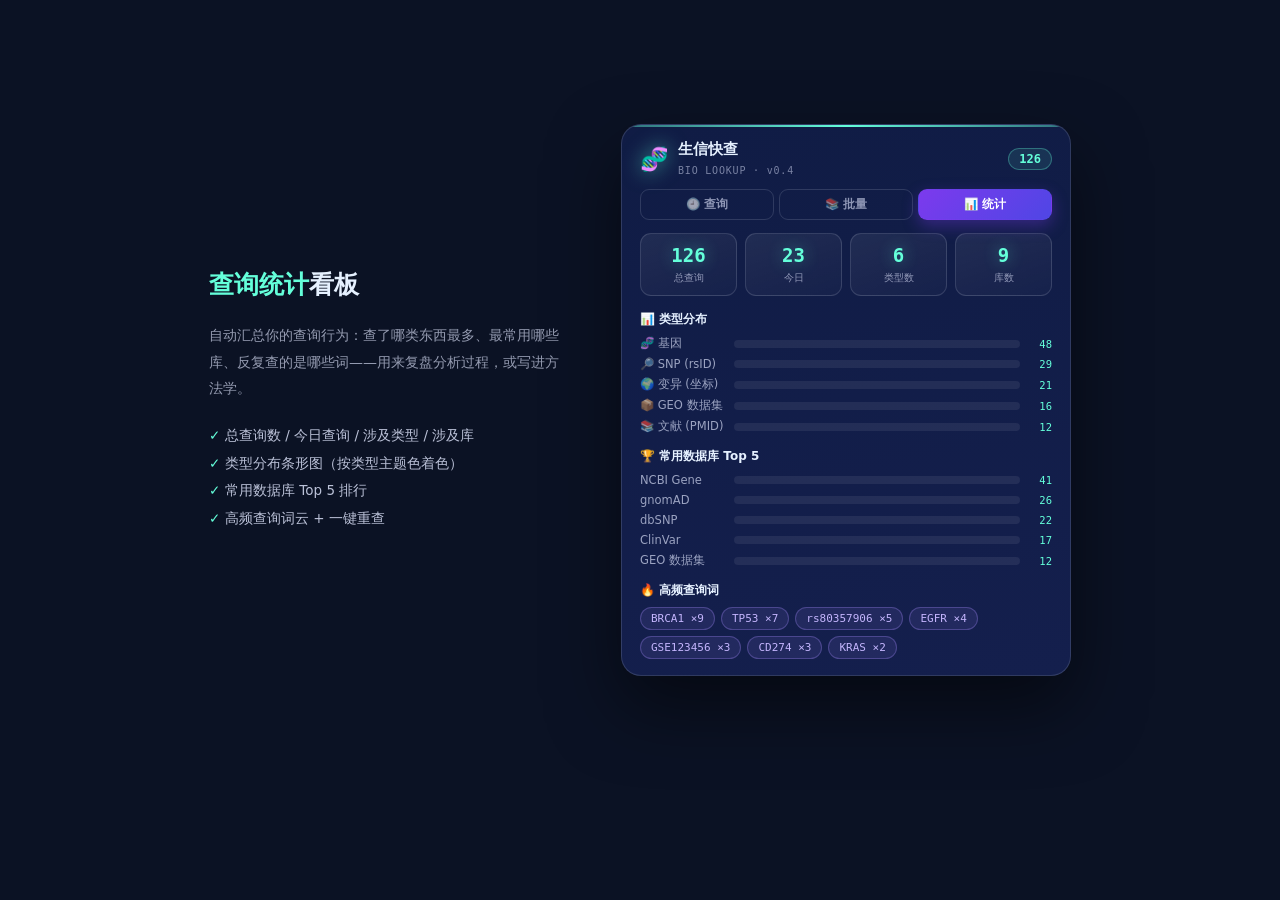
<file: docs/store/shot6-stats.html>
<!DOCTYPE html><html lang="zh-CN"><head><meta charset="UTF-8"><style>
*{box-sizing:border-box;margin:0;padding:0}
body{width:1280px;height:800px;background:#0b1224;font-family:"PingFang SC","Microsoft YaHei",system-ui,sans-serif;display:flex;align-items:center;justify-content:center;gap:52px;color:#e6f1ff;overflow:hidden}
.col{display:flex;flex-direction:column;gap:20px;max-width:360px}
h1{font-size:25px;line-height:1.4;font-weight:800}
h1 span{color:#64ffda}
.sub{font-size:14px;color:rgba(226,232,255,.64);line-height:1.9}
.feats{list-style:none;font-size:13.5px;color:rgba(226,232,255,.82);line-height:2.05}
.feats li::before{content:"✓ ";color:#64ffda;font-weight:800}
.panel{width:450px;background:linear-gradient(170deg,#101c45,#141f4d);border:1px solid rgba(230,241,255,.14);border-radius:20px;box-shadow:0 30px 70px rgba(0,0,0,.5);overflow:hidden;position:relative}
.panel::before{content:"";position:absolute;top:0;left:-30%;right:-30%;height:1.5px;background:linear-gradient(90deg,transparent,#64ffda,transparent)}
.phead{display:flex;align-items:center;justify-content:space-between;padding:15px 18px 11px}
.brand{display:flex;align-items:center;gap:9px}
.logo{font-size:23px;filter:drop-shadow(0 0 10px rgba(100,255,218,.55))}
.brand b{display:block;font-size:14.5px}
.brand i{font-family:ui-monospace,Consolas,monospace;font-size:10px;color:rgba(226,232,255,.5);font-style:normal;letter-spacing:.08em}
.cnt{font-family:ui-monospace,Consolas,monospace;font-size:12px;font-weight:700;color:#64ffda;background:rgba(100,255,218,.1);border:1px solid rgba(100,255,218,.3);border-radius:999px;padding:3px 10px}
.tabs{display:flex;gap:5px;padding:0 18px 11px}
.tab{flex:1;text-align:center;padding:7px;border-radius:9px;font-size:11.5px;font-weight:600;border:1px solid rgba(230,241,255,.14);color:rgba(226,232,255,.6)}
.tab.on{background:linear-gradient(135deg,#7c3aed,#4f46e5);color:#fff;border-color:transparent;box-shadow:0 6px 16px rgba(124,58,237,.35)}
.qbox{padding:0 18px 12px}
.qrow{display:flex;gap:8px}
.qrow input{flex:1;padding:10px 12px;border-radius:10px;border:1px solid #64ffda;background:rgba(255,255,255,.06);color:#64ffda;font-family:ui-monospace,Consolas,monospace;font-size:13px;box-shadow:0 0 0 3px rgba(100,255,218,.14)}
.qrow button{padding:0 16px;border-radius:10px;border:none;background:linear-gradient(135deg,#7c3aed,#4f46e5);color:#fff;font-size:12.5px;font-weight:700}
.hint{font-size:10.5px;color:#64ffda;font-weight:600;margin:7px 2px 0;font-family:ui-monospace,Consolas,monospace}
.chips{display:flex;flex-wrap:wrap;gap:6px}
.chip{font-size:11px;padding:5px 10px;border-radius:999px;border:1px solid rgba(100,255,218,.42);background:rgba(100,255,218,.12);color:#9ff5e2}
.chip.on{background:linear-gradient(135deg,#64ffda,#4f46e5);color:#071018;border-color:transparent;font-weight:700}
/* 基因卡 */
.gcard{margin-top:10px;padding:12px 13px;border-radius:12px;border:1px solid rgba(100,255,218,.36);background:linear-gradient(150deg,rgba(100,255,218,.11),rgba(255,255,255,.03))}
.ghead{display:flex;align-items:baseline;gap:8px;margin-bottom:9px}
.gsym{font-family:ui-monospace,Consolas,monospace;font-size:15px;font-weight:800;color:#64ffda;text-shadow:0 0 14px rgba(100,255,218,.5)}
.gcn{font-size:11px;color:rgba(226,232,255,.62)}
.grow{display:flex;gap:8px;margin-top:7px;font-size:11.5px;align-items:flex-start}
.glab{flex-shrink:0;width:54px;color:rgba(226,232,255,.5);font-size:10.5px;padding-top:2px}
.tags{display:flex;flex-wrap:wrap;gap:5px}
.tags span{font-size:10.5px;padding:2.5px 9px;border-radius:999px;border:1px solid rgba(100,255,218,.32);background:rgba(100,255,218,.1);color:#9ff5e2}
.gpath{color:#e6f1ff;font-size:11.5px}
/* 统计 */
.stats{padding:2px 18px 16px}
.scards{display:grid;grid-template-columns:repeat(4,1fr);gap:8px;margin-bottom:15px}
.scard{padding:10px 5px;border-radius:11px;border:1px solid rgba(230,241,255,.14);background:linear-gradient(160deg,rgba(255,255,255,.07),rgba(255,255,255,.02));text-align:center}
.scard b{display:block;font-family:ui-monospace,Consolas,monospace;font-size:19px;color:#64ffda;text-shadow:0 0 16px rgba(100,255,218,.45)}
.scard span{font-size:10px;color:rgba(226,232,255,.6)}
.stitle{font-size:12px;margin:14px 0 8px;color:#e6f1ff}
.bar{display:flex;align-items:center;gap:8px;margin-bottom:6px;font-size:11.5px}
.bname{flex-shrink:0;width:86px;color:rgba(226,232,255,.66);white-space:nowrap}
.btrack{flex:1;height:8px;border-radius:999px;background:rgba(255,255,255,.07);overflow:hidden}
.bfill{height:100%;border-radius:999px}
.bval{flex-shrink:0;width:24px;text-align:right;font-family:ui-monospace,Consolas,monospace;font-size:10.5px;color:#64ffda}
.cloud{display:flex;flex-wrap:wrap;gap:6px}
.cloud span{font-family:ui-monospace,Consolas,monospace;font-size:11px;padding:4px 10px;border-radius:999px;border:1px solid rgba(167,139,250,.3);background:rgba(167,139,250,.11);color:#c4b5fd}
</style></head><body>
<div class="col">
  <h1><span>查询统计</span>看板</h1>
  <p class="sub">自动汇总你的查询行为：查了哪类东西最多、最常用哪些库、反复查的是哪些词——用来复盘分析过程，或写进方法学。</p>
  <ul class="feats">
    <li>总查询数 / 今日查询 / 涉及类型 / 涉及库</li>
    <li>类型分布条形图（按类型主题色着色）</li>
    <li>常用数据库 Top 5 排行</li>
    <li>高频查询词云 + 一键重查</li>
  </ul>
</div>
<div class="panel">
  <div class="phead"><div class="brand"><span class="logo">🧬</span><div><b>生信快查</b><i>BIO LOOKUP · v0.4</i></div></div><span class="cnt">126</span></div>
  <div class="tabs"><div class="tab">🕘 查询</div><div class="tab">📚 批量</div><div class="tab on">📊 统计</div></div>
  <div class="stats">
    <div class="scards">
      <div class="scard"><b>126</b><span>总查询</span></div>
      <div class="scard"><b>23</b><span>今日</span></div>
      <div class="scard"><b>6</b><span>类型数</span></div>
      <div class="scard"><b>9</b><span>库数</span></div>
    </div>
    <h3 class="stitle">📊 类型分布</h3>
    <div class="bar"><span class="bname">🧬 基因</span><span class="btrack"><span class="bfill" style="width:100%;background:linear-gradient(90deg,#64ffda,#7c3aed)"></span></span><span class="bval">48</span></div>
    <div class="bar"><span class="bname">🔎 SNP (rsID)</span><span class="btrack"><span class="bfill" style="width:60%;background:linear-gradient(90deg,#f472b6,#7c3aed)"></span></span><span class="bval">29</span></div>
    <div class="bar"><span class="bname">🌍 变异 (坐标)</span><span class="btrack"><span class="bfill" style="width:44%;background:linear-gradient(90deg,#38bdf8,#7c3aed)"></span></span><span class="bval">21</span></div>
    <div class="bar"><span class="bname">📦 GEO 数据集</span><span class="btrack"><span class="bfill" style="width:33%;background:linear-gradient(90deg,#fbbf24,#7c3aed)"></span></span><span class="bval">16</span></div>
    <div class="bar"><span class="bname">📚 文献 (PMID)</span><span class="btrack"><span class="bfill" style="width:25%;background:linear-gradient(90deg,#60a5fa,#7c3aed)"></span></span><span class="bval">12</span></div>
    <h3 class="stitle">🏆 常用数据库 Top 5</h3>
    <div class="bar"><span class="bname">NCBI Gene</span><span class="btrack"><span class="bfill" style="width:100%;background:linear-gradient(90deg,#64ffda,#7c3aed)"></span></span><span class="bval">41</span></div>
    <div class="bar"><span class="bname">gnomAD</span><span class="btrack"><span class="bfill" style="width:63%;background:linear-gradient(90deg,#38bdf8,#7c3aed)"></span></span><span class="bval">26</span></div>
    <div class="bar"><span class="bname">dbSNP</span><span class="btrack"><span class="bfill" style="width:54%;background:linear-gradient(90deg,#f472b6,#7c3aed)"></span></span><span class="bval">22</span></div>
    <div class="bar"><span class="bname">ClinVar</span><span class="btrack"><span class="bfill" style="width:41%;background:linear-gradient(90deg,#fb7185,#7c3aed)"></span></span><span class="bval">17</span></div>
    <div class="bar"><span class="bname">GEO 数据集</span><span class="btrack"><span class="bfill" style="width:29%;background:linear-gradient(90deg,#fbbf24,#7c3aed)"></span></span><span class="bval">12</span></div>
    <h3 class="stitle">🔥 高频查询词</h3>
    <div class="cloud"><span>BRCA1 ×9</span><span>TP53 ×7</span><span>rs80357906 ×5</span><span>EGFR ×4</span><span>GSE123456 ×3</span><span>CD274 ×3</span><span>KRAS ×2</span></div>
  </div>
</div></body></html>
</file>
<file: popup.css>
/* ══════════════════════════════════════════════════════════════════
   生信快查 · 自然山水主题（v0.5.0）
   明亮晨光 · 层叠远山 · 松林剪影 · 暖阳光斑
   ══════════════════════════════════════════════════════════════════ */
:root {
  --sky-top: #dff1ff;
  --sky-mid: #e9f7ec;
  --sky-bot: #f4fbf0;
  --leaf-deep: #14532d;
  --leaf: #15803d;
  --leaf-mid: #16a34a;
  --leaf-light: #4ade80;
  --grass: #65a30d;
  --sun: #facc15;
  --bark: #78350f;
  --water: #7dd3fc;
  --text: #14361f;
  --muted: #5c7a67;
  --card: rgba(255, 255, 255, 0.88);
  --card-soft: rgba(255, 255, 255, 0.6);
  --border: rgba(21, 128, 61, 0.18);
  --border-strong: rgba(21, 128, 61, 0.34);
  --teal: #0d9488;
  --violet: #6d28d9;
  --rose: #be185d;
  --mono: ui-monospace, "JetBrains Mono", Consolas, monospace;
}

* { box-sizing: border-box; margin: 0; padding: 0; }

html, body { height: auto; }

body {
  width: 400px;
  max-height: 580px;
  display: flex;
  flex-direction: column;
  position: relative;
  color: var(--text);
  font-family: "PingFang SC", "Microsoft YaHei", system-ui, sans-serif;
  font-size: 13px;
  background:
    radial-gradient(140px 140px at 84% 6%, rgba(250, 204, 21, 0.5), transparent 68%),
    radial-gradient(220px 120px at 12% 2%, rgba(190, 242, 100, 0.42), transparent 70%),
    linear-gradient(180deg, var(--sky-top) 0%, var(--sky-mid) 42%, var(--sky-bot) 100%);
  overflow: hidden;
}

/* 山水丛林背景层（远山 + 近山 + 松林 + 水面），纯 SVG 内联，无外部依赖 */
.scenery {
  position: fixed;
  left: 0;
  right: 0;
  bottom: 0;
  height: 200px;
  pointer-events: none;
  z-index: 0;
  opacity: 0.95;
  background-image: url("data:image/svg+xml;charset=utf-8,%3Csvg xmlns='http://www.w3.org/2000/svg' viewBox='0 0 400 200' preserveAspectRatio='none'%3E%3Cpath d='M0 132 L48 88 L92 118 L142 74 L205 116 L262 84 L318 118 L400 92 L400 200 L0 200 Z' fill='%23bbf7d0' opacity='0.75'/%3E%3Cpath d='M0 158 L58 116 L118 146 L188 106 L256 142 L330 112 L400 138 L400 200 L0 200 Z' fill='%2386efac' opacity='0.8'/%3E%3Cg fill='%23166534' opacity='0.9'%3E%3Cpath d='M28 200 L40 152 L52 200 Z'/%3E%3Cpath d='M58 200 L72 140 L86 200 Z'/%3E%3Cpath d='M96 200 L107 160 L118 200 Z'/%3E%3Cpath d='M320 200 L332 148 L344 200 Z'/%3E%3Cpath d='M350 200 L363 138 L376 200 Z'/%3E%3Cpath d='M382 200 L392 162 L400 200 Z'/%3E%3C/g%3E%3Cg fill='%2322c55e' opacity='0.55'%3E%3Cpath d='M44 200 L54 164 L64 200 Z'/%3E%3Cpath d='M78 200 L89 158 L100 200 Z'/%3E%3Cpath d='M336 200 L347 156 L358 200 Z'/%3E%3C/g%3E%3Cellipse cx='200' cy='198' rx='190' ry='10' fill='%237dd3fc' opacity='0.55'/%3E%3C/svg%3E");
  background-repeat: no-repeat;
  background-position: bottom center;
  background-size: 100% 100%;
}

/* 飘动的云（增加自然感） */
.cloud-layer {
  position: fixed;
  left: -30%;
  right: -30%;
  top: 26px;
  height: 40px;
  pointer-events: none;
  z-index: 0;
  background:
    radial-gradient(closest-side, rgba(255, 255, 255, 0.85), transparent) 10% 40% / 90px 34px no-repeat,
    radial-gradient(closest-side, rgba(255, 255, 255, 0.7), transparent) 45% 70% / 70px 26px no-repeat,
    radial-gradient(closest-side, rgba(255, 255, 255, 0.75), transparent) 78% 30% / 110px 38px no-repeat;
  filter: blur(3px);
  animation: cloud-drift 34s linear infinite;
}
@keyframes cloud-drift {
  from { transform: translateX(-6%); }
  to { transform: translateX(6%); }
}

.head, .tabs, section, .foot { position: relative; z-index: 1; }

/* ── 头部 ── */
.head {
  display: flex;
  align-items: center;
  justify-content: space-between;
  padding: 13px 16px 9px;
}

.brand { display: flex; align-items: center; gap: 10px; }

.logo {
  font-size: 22px;
  filter: drop-shadow(0 2px 6px rgba(21, 128, 61, 0.35));
  animation: leaf-sway 3.6s ease-in-out infinite;
}
@keyframes leaf-sway {
  0%, 100% { transform: rotate(-4deg) scale(1); }
  50% { transform: rotate(5deg) scale(1.07); }
}

.brand strong { display: block; font-size: 14.5px; letter-spacing: 0.02em; color: var(--leaf-deep); }
.brand .sub { font-family: var(--mono); font-size: 10px; color: var(--muted); letter-spacing: 0.08em; }

.head-right { display: flex; align-items: center; gap: 8px; }

.count {
  font-family: var(--mono);
  font-size: 12px;
  font-weight: 700;
  padding: 3px 10px;
  border-radius: 999px;
  color: #14532d;
  background: linear-gradient(135deg, rgba(74, 222, 128, 0.5), rgba(250, 204, 21, 0.4));
  border: 1px solid var(--border-strong);
}

.icon-btn {
  width: 28px;
  height: 28px;
  border-radius: 9px;
  cursor: pointer;
  border: 1px solid var(--border);
  background: rgba(255, 255, 255, 0.8);
  color: var(--leaf-deep);
  font-size: 13px;
  line-height: 1;
  transition: all 0.2s ease;
}
.icon-btn:hover { background: #fff; transform: rotate(18deg); box-shadow: 0 4px 12px rgba(21, 128, 61, 0.18); }

/* ── 标签页 ── */
.tabs { display: flex; gap: 6px; padding: 0 16px 10px; }

.tab {
  flex: 1;
  padding: 8px 10px;
  border-radius: 10px;
  cursor: pointer;
  border: 1px solid var(--border);
  background: var(--card-soft);
  color: var(--leaf-deep);
  font-size: 12px;
  font-weight: 600;
  transition: all 0.2s ease;
}
.tab:hover { background: #fff; transform: translateY(-1px); }
.tab.is-active {
  color: #fff;
  border-color: transparent;
  background: linear-gradient(135deg, var(--leaf-mid), var(--grass));
  box-shadow: 0 6px 16px rgba(22, 163, 74, 0.32);
}

[hidden] { display: none !important; }

#pane-history, #pane-batch, #pane-stats {
  display: flex;
  flex-direction: column;
  flex: 1;
  min-height: 0;
  animation: pane-in 0.32s cubic-bezier(0.22, 1, 0.36, 1);
}
@keyframes pane-in { from { opacity: 0; transform: translateY(8px); } to { opacity: 1; transform: none; } }

/* ── 查询框 ── */
.query-box { padding: 4px 16px 12px; }
.query-row { display: flex; gap: 8px; }

#q {
  flex: 1;
  padding: 10px 12px;
  border-radius: 11px;
  border: 1px solid var(--border-strong);
  background: rgba(255, 255, 255, 0.92);
  color: var(--leaf-deep);
  font-size: 13px;
  outline: none;
  transition: border-color 0.2s, box-shadow 0.2s;
}
#q:focus { border-color: var(--leaf-mid); box-shadow: 0 0 0 3px rgba(34, 197, 94, 0.18); }
#q::placeholder { color: #8aa595; }

.btn {
  padding: 8px 12px;
  border-radius: 10px;
  border: 1px solid var(--border-strong);
  background: rgba(255, 255, 255, 0.86);
  color: var(--leaf-deep);
  font-size: 12px;
  cursor: pointer;
  transition: all 0.2s ease;
}
.btn:hover { background: #fff; transform: translateY(-1px); box-shadow: 0 6px 14px rgba(21, 128, 61, 0.14); }
.btn.primary {
  flex-shrink: 0;
  border-color: transparent;
  background: linear-gradient(135deg, var(--leaf-mid), var(--grass));
  color: #fff;
  font-weight: 700;
}
.btn.primary:hover { box-shadow: 0 8px 20px rgba(22, 163, 74, 0.36); }
.btn.danger:hover { color: var(--rose); border-color: rgba(190, 24, 93, 0.45); background: rgba(190, 24, 93, 0.07); }

.hint {
  margin: 7px 2px 0;
  font-family: var(--mono);
  font-size: 10.5px;
  color: var(--leaf);
  font-weight: 600;
  min-height: 14px;
  transition: color 0.25s ease;
}

/* ── 扫描本页 ── */
.scan-row { display: flex; align-items: center; gap: 9px; margin-top: 9px; }

.btn.scan {
  flex-shrink: 0;
  border-color: transparent;
  background: linear-gradient(135deg, rgba(22, 163, 74, 0.14), rgba(190, 242, 100, 0.34));
  color: #15803d;
  font-weight: 700;
  border: 1px solid rgba(21, 128, 61, 0.3);
}
.btn.scan:hover { background: linear-gradient(135deg, #16a34a, #65a30d); color: #fff; border-color: transparent; }
.btn.scan:disabled { opacity: 0.6; cursor: default; transform: none; }
.scan-hint { font-size: 10.5px; color: var(--muted); line-height: 1.5; }

/* ── 类型色（浅色底上自动压暗，保证可读性） ── */
body { --tc: #15803d; --tc-soft: rgba(21, 128, 61, 0.16); }

.db-row { display: flex; flex-wrap: wrap; gap: 6px; margin-top: 9px; }

.db-chip {
  display: inline-flex;
  align-items: center;
  gap: 4px;
  padding: 5px 11px;
  border-radius: 999px;
  font-size: 11px;
  cursor: pointer;
  position: relative;
  overflow: hidden;
  border: 1px solid color-mix(in srgb, var(--tc) 40%, transparent);
  background: color-mix(in srgb, var(--tc) 10%, white);
  color: color-mix(in srgb, var(--tc) 62%, #052e16);
  font-weight: 600;
  transition: all 0.18s ease;
}
.db-chip::after {
  content: "";
  position: absolute;
  inset: 0;
  background: linear-gradient(115deg, transparent 30%, rgba(255, 255, 255, 0.65) 50%, transparent 70%);
  transform: translateX(-120%);
  transition: transform 0.5s ease;
}
.db-chip:hover::after { transform: translateX(120%); }
.db-chip:hover {
  background: linear-gradient(135deg, var(--tc), color-mix(in srgb, var(--tc) 55%, var(--grass)));
  color: #fff;
  border-color: transparent;
  transform: translateY(-2px);
  box-shadow: 0 6px 16px color-mix(in srgb, var(--tc) 32%, transparent);
}

/* ── 基因速查卡 / 序列卡 ── */
.info-card {
  margin-top: 10px;
  padding: 11px 13px;
  border-radius: 13px;
  border: 1px solid color-mix(in srgb, var(--tc) 32%, transparent);
  background: linear-gradient(150deg, color-mix(in srgb, var(--tc) 9%, white), rgba(255, 255, 255, 0.9));
  box-shadow: 0 6px 18px rgba(20, 83, 45, 0.08);
  animation: card-pop 0.34s cubic-bezier(0.34, 1.5, 0.64, 1);
}
@keyframes card-pop { from { opacity: 0; transform: translateY(6px) scale(0.97); } to { opacity: 1; transform: none; } }

.info-head { display: flex; align-items: baseline; gap: 8px; margin-bottom: 9px; }
.info-gene {
  font-family: var(--mono);
  font-size: 14px;
  font-weight: 800;
  letter-spacing: 0.02em;
  color: color-mix(in srgb, var(--tc) 70%, #052e16);
}
.info-cn { font-size: 11px; color: var(--muted); }
.info-row { display: flex; gap: 8px; align-items: flex-start; margin-top: 7px; font-size: 11.5px; }
.info-label { flex-shrink: 0; width: 52px; color: var(--muted); font-size: 10.5px; padding-top: 2px; }
.info-path { color: var(--text); font-size: 11.5px; }

.tags { display: flex; flex-wrap: wrap; gap: 5px; }
.tags span {
  font-size: 10.5px;
  padding: 2px 8px;
  border-radius: 999px;
  border: 1px solid color-mix(in srgb, var(--tc) 30%, transparent);
  background: color-mix(in srgb, var(--tc) 12%, white);
  color: color-mix(in srgb, var(--tc) 62%, #052e16);
  transition: all 0.2s ease;
}
.tags span:hover { transform: translateY(-1px) scale(1.04); border-color: var(--tc); }

.seq-card { --tc: #c2410c; }
.seq-line { display: flex; align-items: center; gap: 8px; margin-top: 7px; font-size: 11px; }
.seq-tag { flex-shrink: 0; width: 52px; color: var(--muted); font-size: 10.5px; }
.seq-line code {
  flex: 1; min-width: 0;
  font-family: var(--mono);
  font-size: 10.5px;
  color: #9a3412;
  background: rgba(251, 146, 60, 0.14);
  border-radius: 6px;
  padding: 4px 7px;
  white-space: nowrap;
  overflow: hidden;
  text-overflow: ellipsis;
}
.mini-copy {
  flex-shrink: 0;
  padding: 3px 9px;
  border-radius: 6px;
  border: 1px solid rgba(194, 65, 12, 0.34);
  background: rgba(255, 255, 255, 0.8);
  color: #c2410c;
  font-size: 10.5px;
  cursor: pointer;
  transition: all 0.2s ease;
}
.mini-copy:hover { background: rgba(251, 146, 60, 0.18); transform: translateY(-1px); }

/* ── 工具条 ── */
.toolbar { display: flex; gap: 8px; padding: 0 16px 10px; }

#filter, #typeFilter {
  padding: 7px 10px;
  border-radius: 9px;
  border: 1px solid var(--border);
  background: rgba(255, 255, 255, 0.86);
  color: var(--text);
  font-size: 12px;
  outline: none;
}
#filter { flex: 1; }
#filter:focus { border-color: var(--leaf-mid); }
#typeFilter { flex-shrink: 0; color: var(--leaf-deep); }
#typeFilter option { background: #fff; }

/* ── 历史列表 ── */
.list {
  flex: 1;
  overflow-y: auto;
  padding: 0 10px;
  list-style: none;
  min-height: 120px;
}
.list::-webkit-scrollbar { width: 8px; }
.list::-webkit-scrollbar-thumb { background: linear-gradient(180deg, var(--leaf-light), var(--grass)); border-radius: 999px; }

.item {
  display: flex;
  align-items: center;
  gap: 10px;
  padding: 9px 10px;
  border-radius: 11px;
  border: 1px solid transparent;
  border-left: 3px solid color-mix(in srgb, var(--tc) 62%, transparent);
  background: rgba(255, 255, 255, 0.5);
  margin-bottom: 5px;
  cursor: pointer;
  transition: background 0.16s ease, border-color 0.16s ease, box-shadow 0.16s ease;
  animation: item-in 0.3s ease backwards;
}
@keyframes item-in { from { opacity: 0; transform: translateX(-6px); } to { opacity: 1; transform: none; } }
.item:hover {
  background: #fff;
  border-color: var(--border);
  box-shadow: 0 6px 16px rgba(20, 83, 45, 0.1);
}
.item .emoji { font-size: 16px; flex-shrink: 0; transition: transform 0.22s cubic-bezier(0.34, 1.6, 0.64, 1); }
.item:hover .emoji { transform: scale(1.22) rotate(-6deg); }
.item .body { flex: 1; min-width: 0; }
.item .q {
  font-family: var(--mono);
  font-size: 12.5px;
  color: var(--leaf-deep);
  white-space: nowrap;
  overflow: hidden;
  text-overflow: ellipsis;
}
.item .meta { display: flex; gap: 8px; margin-top: 2px; font-size: 10.5px; color: var(--muted); }
.item .db { color: color-mix(in srgb, var(--tc) 68%, #052e16); font-weight: 700; }

.item .copy {
  flex-shrink: 0;
  padding: 4px 8px;
  border-radius: 7px;
  border: 1px solid var(--border);
  background: rgba(255, 255, 255, 0.7);
  color: var(--muted);
  font-size: 11px;
  cursor: pointer;
  transition: all 0.18s ease;
}
.item .copy:hover { color: var(--leaf); border-color: var(--border-strong); background: #fff; }

.empty { padding: 30px 24px; text-align: center; font-size: 12px; line-height: 1.8; color: var(--muted); }

.foot {
  display: flex;
  gap: 8px;
  padding: 10px 16px 14px;
  border-top: 1px solid var(--border);
  background: rgba(255, 255, 255, 0.5);
}

/* ── 批量面板 ── */
.batch-box { padding: 2px 16px 14px; display: flex; flex-direction: column; gap: 10px; }
.batch-tip { font-size: 11.5px; line-height: 1.7; color: var(--muted); }
#batchInput {
  width: 100%;
  padding: 10px 12px;
  border-radius: 11px;
  border: 1px solid var(--border-strong);
  background: rgba(255, 255, 255, 0.92);
  color: var(--leaf-deep);
  font-family: var(--mono);
  font-size: 12px;
  line-height: 1.7;
  resize: vertical;
  outline: none;
}
#batchInput:focus { border-color: var(--leaf-mid); box-shadow: 0 0 0 3px rgba(34, 197, 94, 0.16); }
.batch-mode { display: flex; align-items: center; gap: 8px; flex-wrap: wrap; font-size: 11.5px; color: var(--muted); }
.batch-mode label { display: inline-flex; align-items: center; gap: 5px; cursor: pointer; }
.batch-mode input[type="radio"] { accent-color: var(--leaf-mid); }
#batchDb {
  padding: 6px 9px;
  border-radius: 8px;
  border: 1px solid var(--border);
  background: rgba(255, 255, 255, 0.86);
  color: var(--text);
  font-size: 11.5px;
}
#batchDb option { background: #fff; }
.batch-preview { max-height: 120px; overflow-y: auto; display: flex; flex-wrap: wrap; gap: 5px; }
.batch-preview::-webkit-scrollbar { width: 6px; }
.batch-preview::-webkit-scrollbar-thumb { background: var(--leaf-light); border-radius: 999px; }

.bp-item {
  display: inline-flex;
  align-items: center;
  gap: 4px;
  padding: 3px 9px;
  border-radius: 999px;
  font-size: 10.5px;
  font-family: var(--mono);
  border: 1px solid color-mix(in srgb, var(--tc) 34%, transparent);
  background: color-mix(in srgb, var(--tc) 10%, white);
  color: color-mix(in srgb, var(--tc) 62%, #052e16);
}
.bp-item.skip { border-color: rgba(190, 24, 93, 0.34); background: rgba(190, 24, 93, 0.08); color: var(--rose); }

/* ── 统计面板 ── */
.stats-box { padding: 4px 16px 16px; overflow-y: auto; }
.stat-cards { display: grid; grid-template-columns: repeat(4, 1fr); gap: 8px; margin-bottom: 16px; }
.stat-card {
  padding: 11px 6px;
  border-radius: 12px;
  border: 1px solid var(--border);
  background: linear-gradient(160deg, rgba(255, 255, 255, 0.95), rgba(240, 253, 244, 0.85));
  text-align: center;
  transition: all 0.24s ease;
}
.stat-card:hover { transform: translateY(-2px); border-color: var(--border-strong); box-shadow: 0 8px 20px rgba(21, 128, 61, 0.14); }
.stat-card b {
  display: block;
  font-family: var(--mono);
  font-size: 20px;
  color: var(--leaf);
}
.stat-card span { font-size: 10.5px; color: var(--muted); }

.stat-title { font-size: 12.5px; margin: 16px 0 9px; color: var(--leaf-deep); }

.bar-list { display: flex; flex-direction: column; gap: 7px; }
.bar-row { display: flex; align-items: center; gap: 8px; font-size: 11.5px; }
.bar-name { flex-shrink: 0; width: 82px; color: var(--muted); white-space: nowrap; overflow: hidden; text-overflow: ellipsis; }
.bar-track { flex: 1; height: 9px; border-radius: 999px; background: rgba(20, 83, 45, 0.1); overflow: hidden; }
.bar-fill {
  height: 100%;
  border-radius: 999px;
  background: linear-gradient(90deg, var(--bc, #16a34a), color-mix(in srgb, var(--bc, #16a34a) 60%, var(--sun)));
  animation: bar-grow 0.7s cubic-bezier(0.22, 1, 0.36, 1);
}
@keyframes bar-grow { from { transform: scaleX(0); transform-origin: left; } to { transform: scaleX(1); transform-origin: left; } }
.bar-val { flex-shrink: 0; font-family: var(--mono); font-size: 10.5px; color: var(--leaf); width: 24px; text-align: right; }

.cloud { display: flex; flex-wrap: wrap; gap: 6px; }
.cloud span {
  font-family: var(--mono);
  font-size: 11px;
  padding: 4px 10px;
  border-radius: 999px;
  border: 1px solid rgba(101, 163, 13, 0.34);
  background: rgba(190, 242, 100, 0.24);
  color: #3f6212;
  transition: all 0.2s ease;
}
.cloud span:hover { transform: translateY(-2px) scale(1.05); background: rgba(190, 242, 100, 0.45); }

.stats-foot { margin-top: 16px; font-size: 10.5px; color: var(--muted); text-align: center; }

/* ── 提示条 ── */
.toast {
  position: fixed;
  left: 50%;
  bottom: 66px;
  transform: translate(-50%, 12px);
  padding: 7px 16px;
  border-radius: 999px;
  background: rgba(20, 83, 45, 0.92);
  border: 1px solid rgba(74, 222, 128, 0.5);
  color: #ecfdf5;
  font-size: 12px;
  opacity: 0;
  pointer-events: none;
  transition: all 0.25s ease;
  z-index: 9;
}
.toast.show { opacity: 1; transform: translate(-50%, 0); }

@media (prefers-reduced-motion: reduce) {
  .cloud-layer, .logo, .item, .info-card, .bar-fill, #pane-history, #pane-batch, #pane-stats { animation: none !important; }
  .db-chip::after { display: none; }
}
</file>
